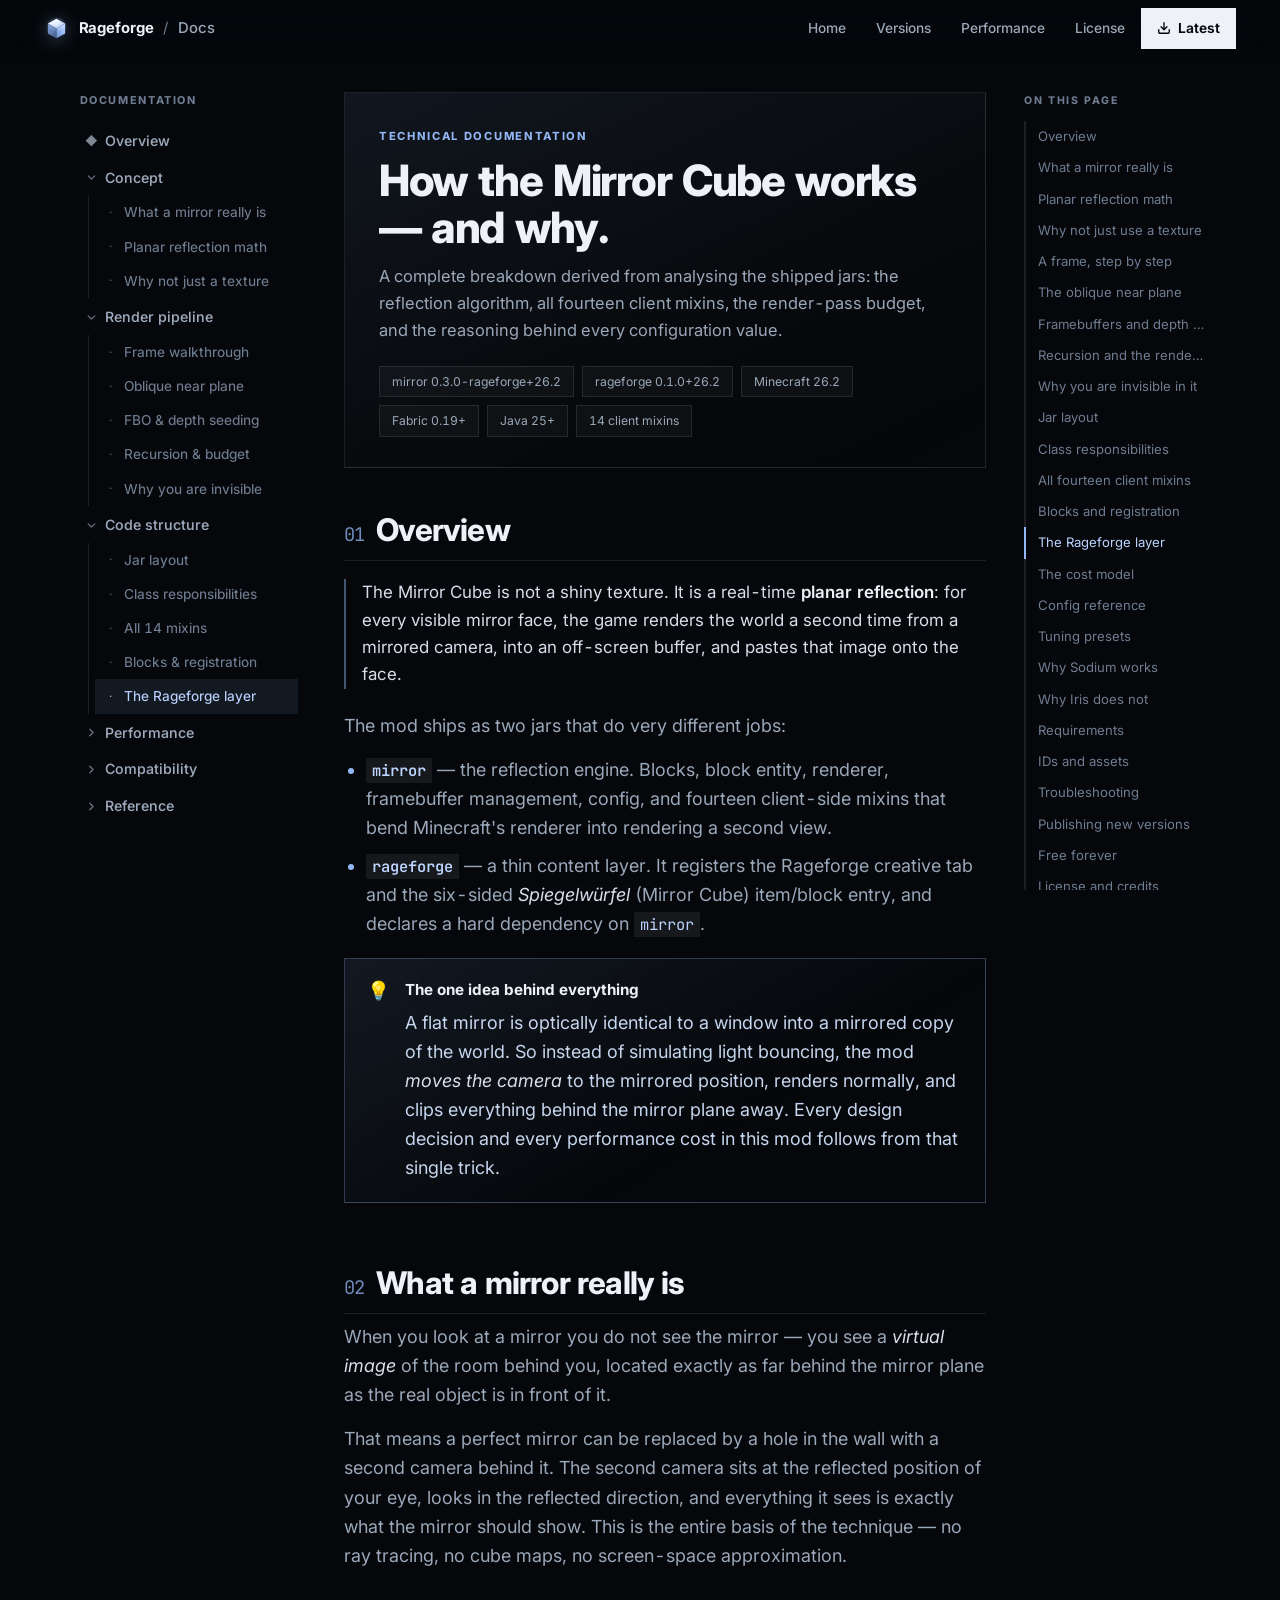
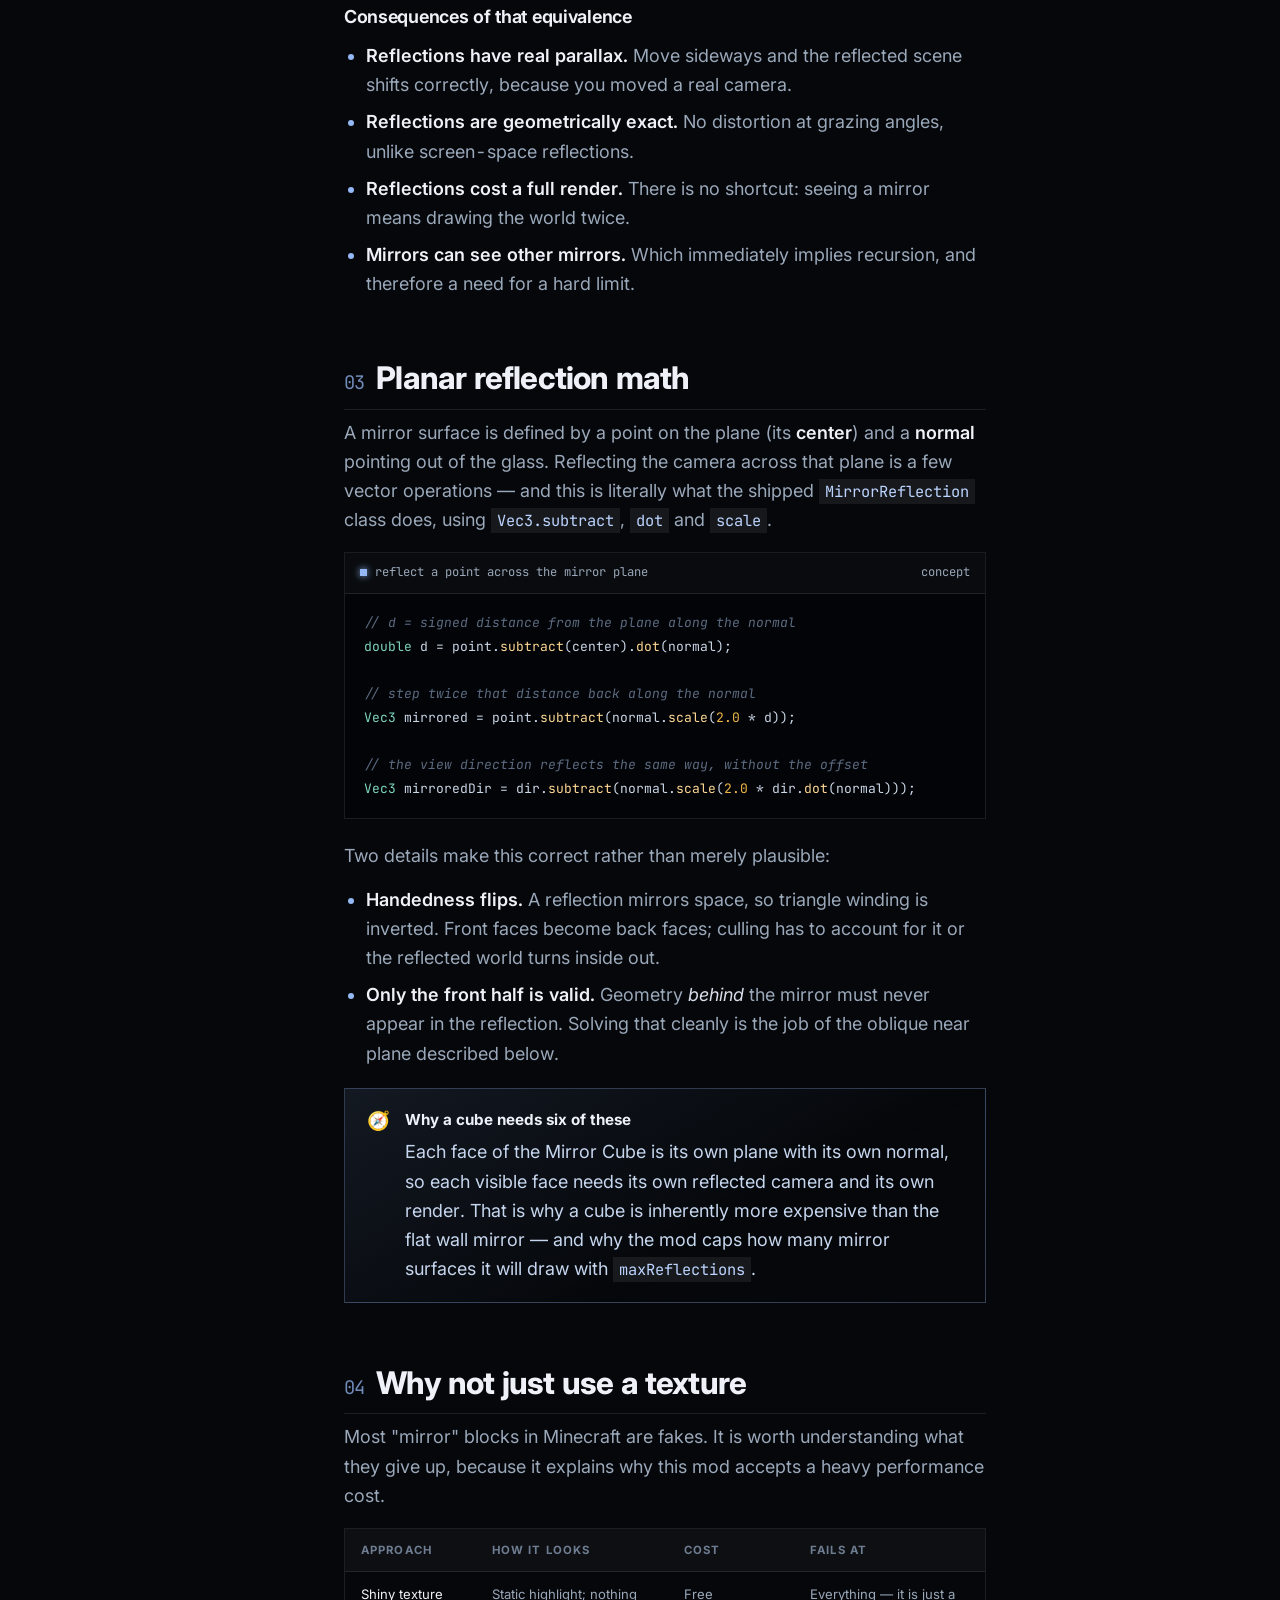
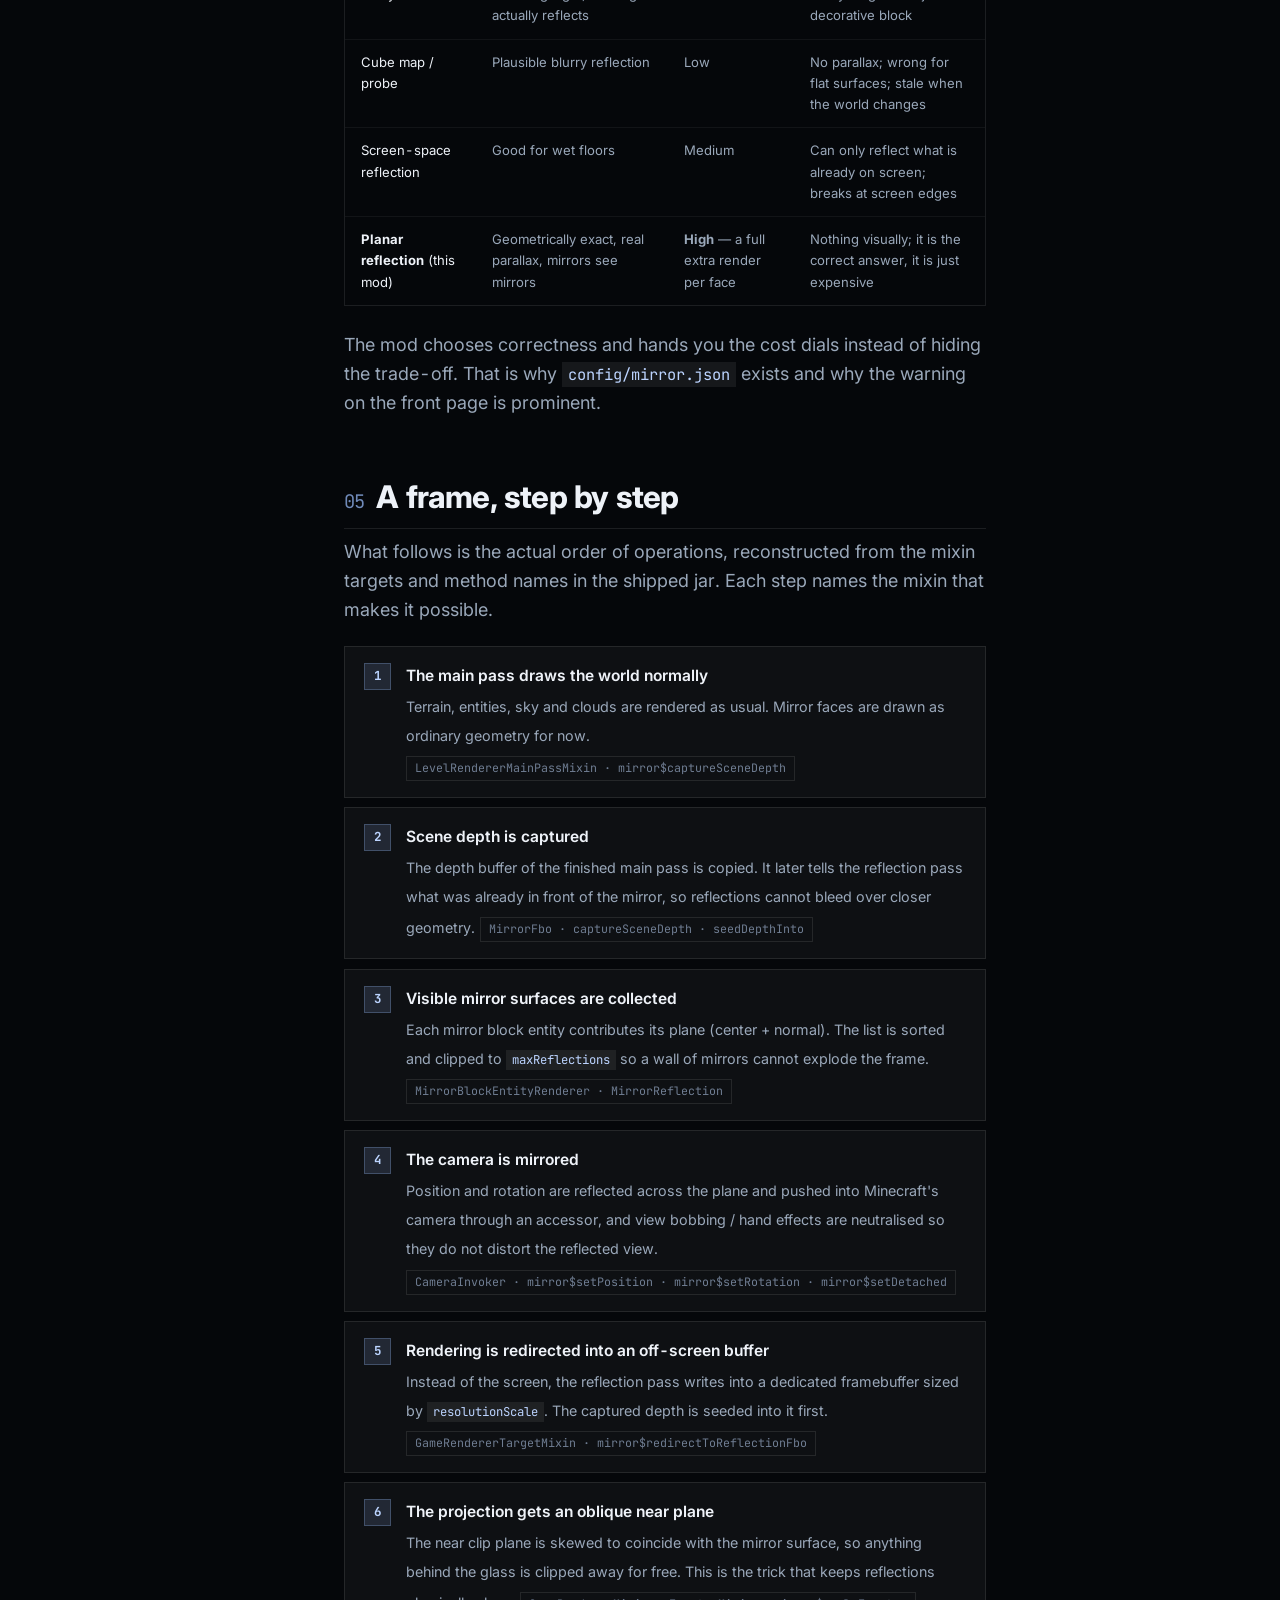
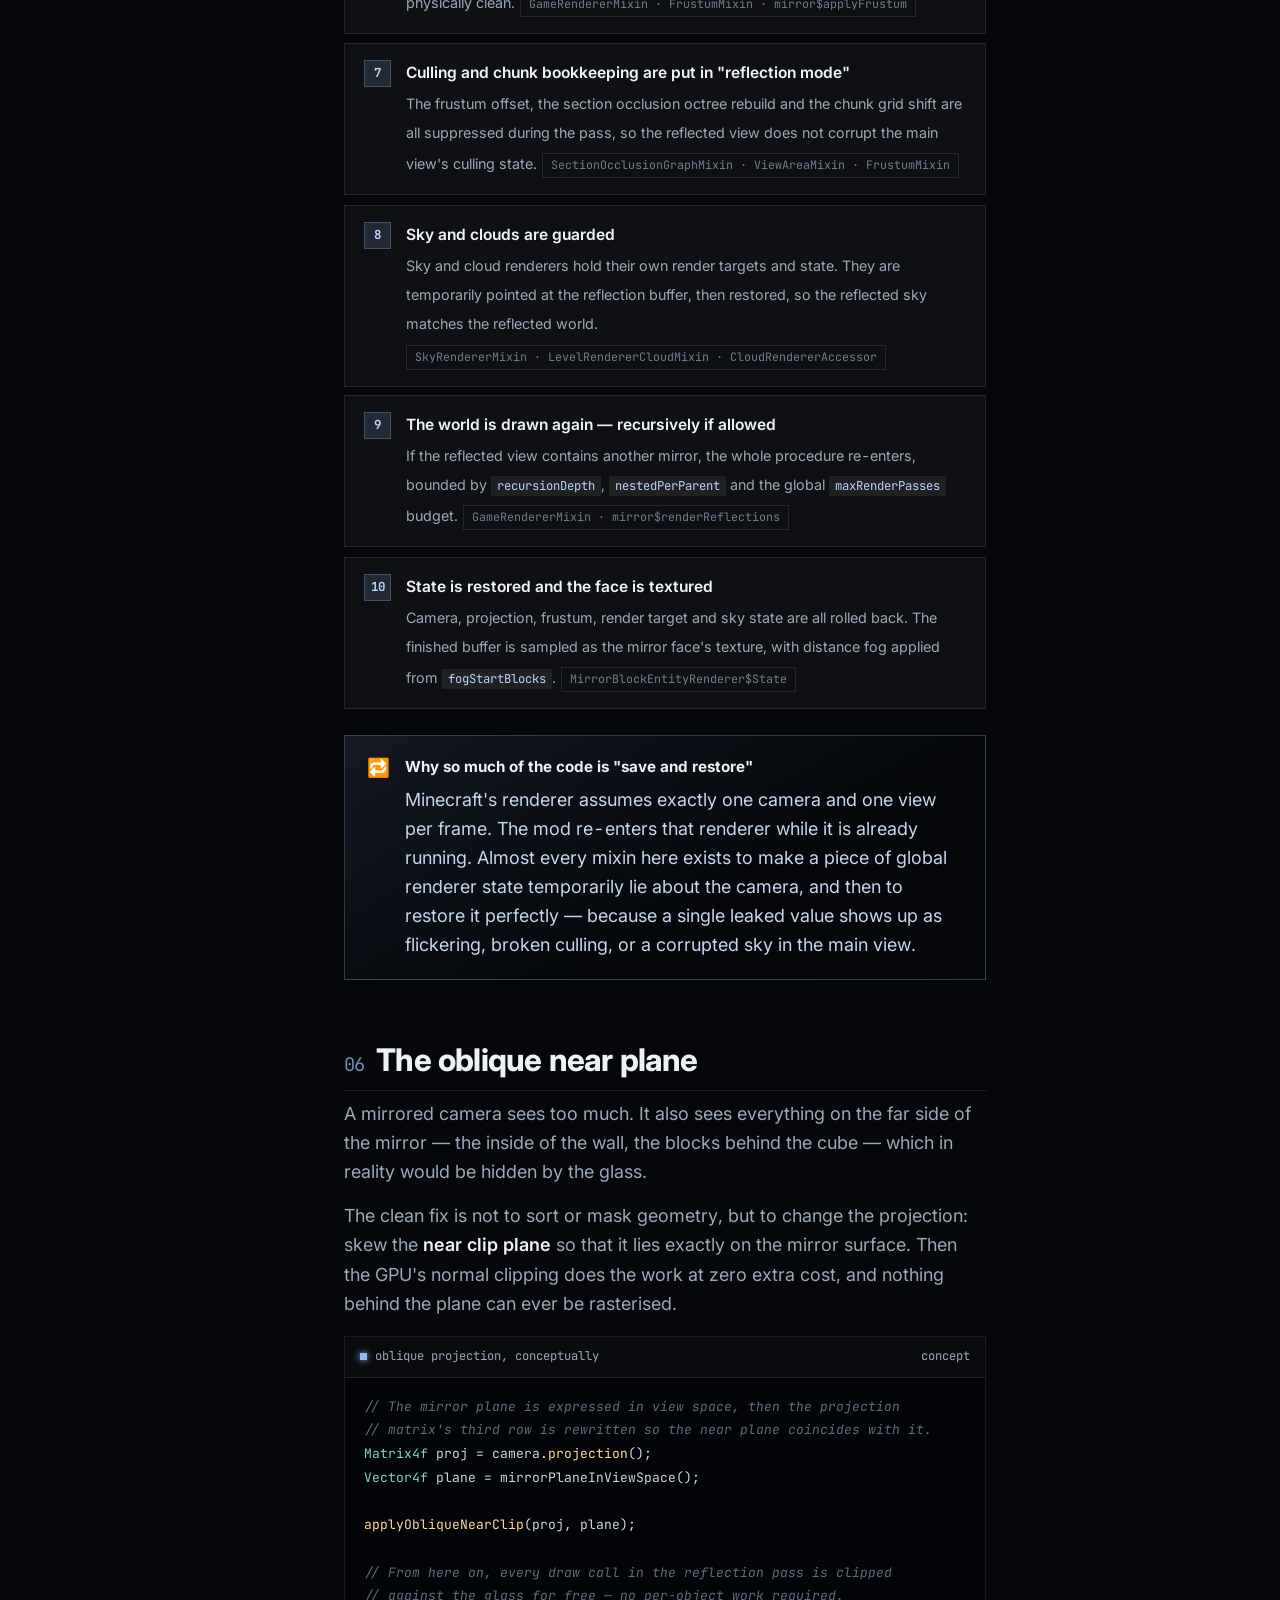
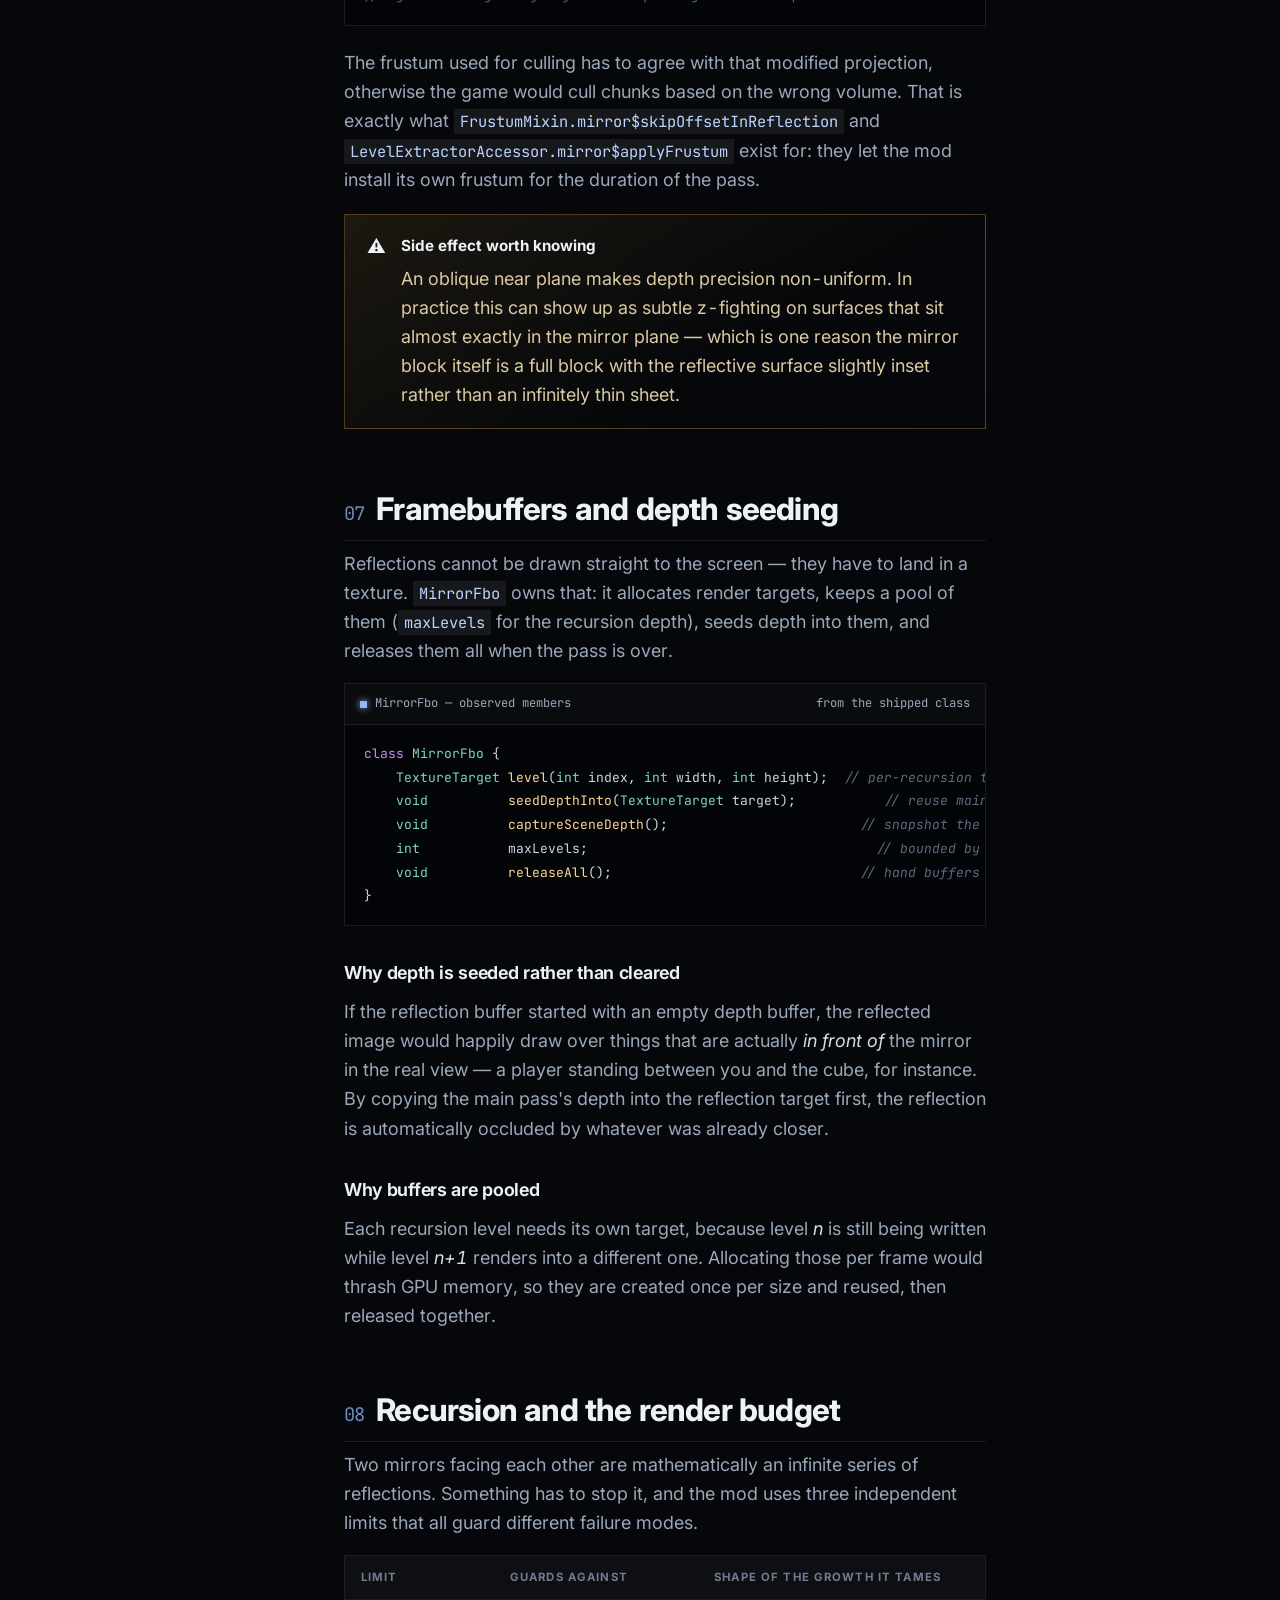
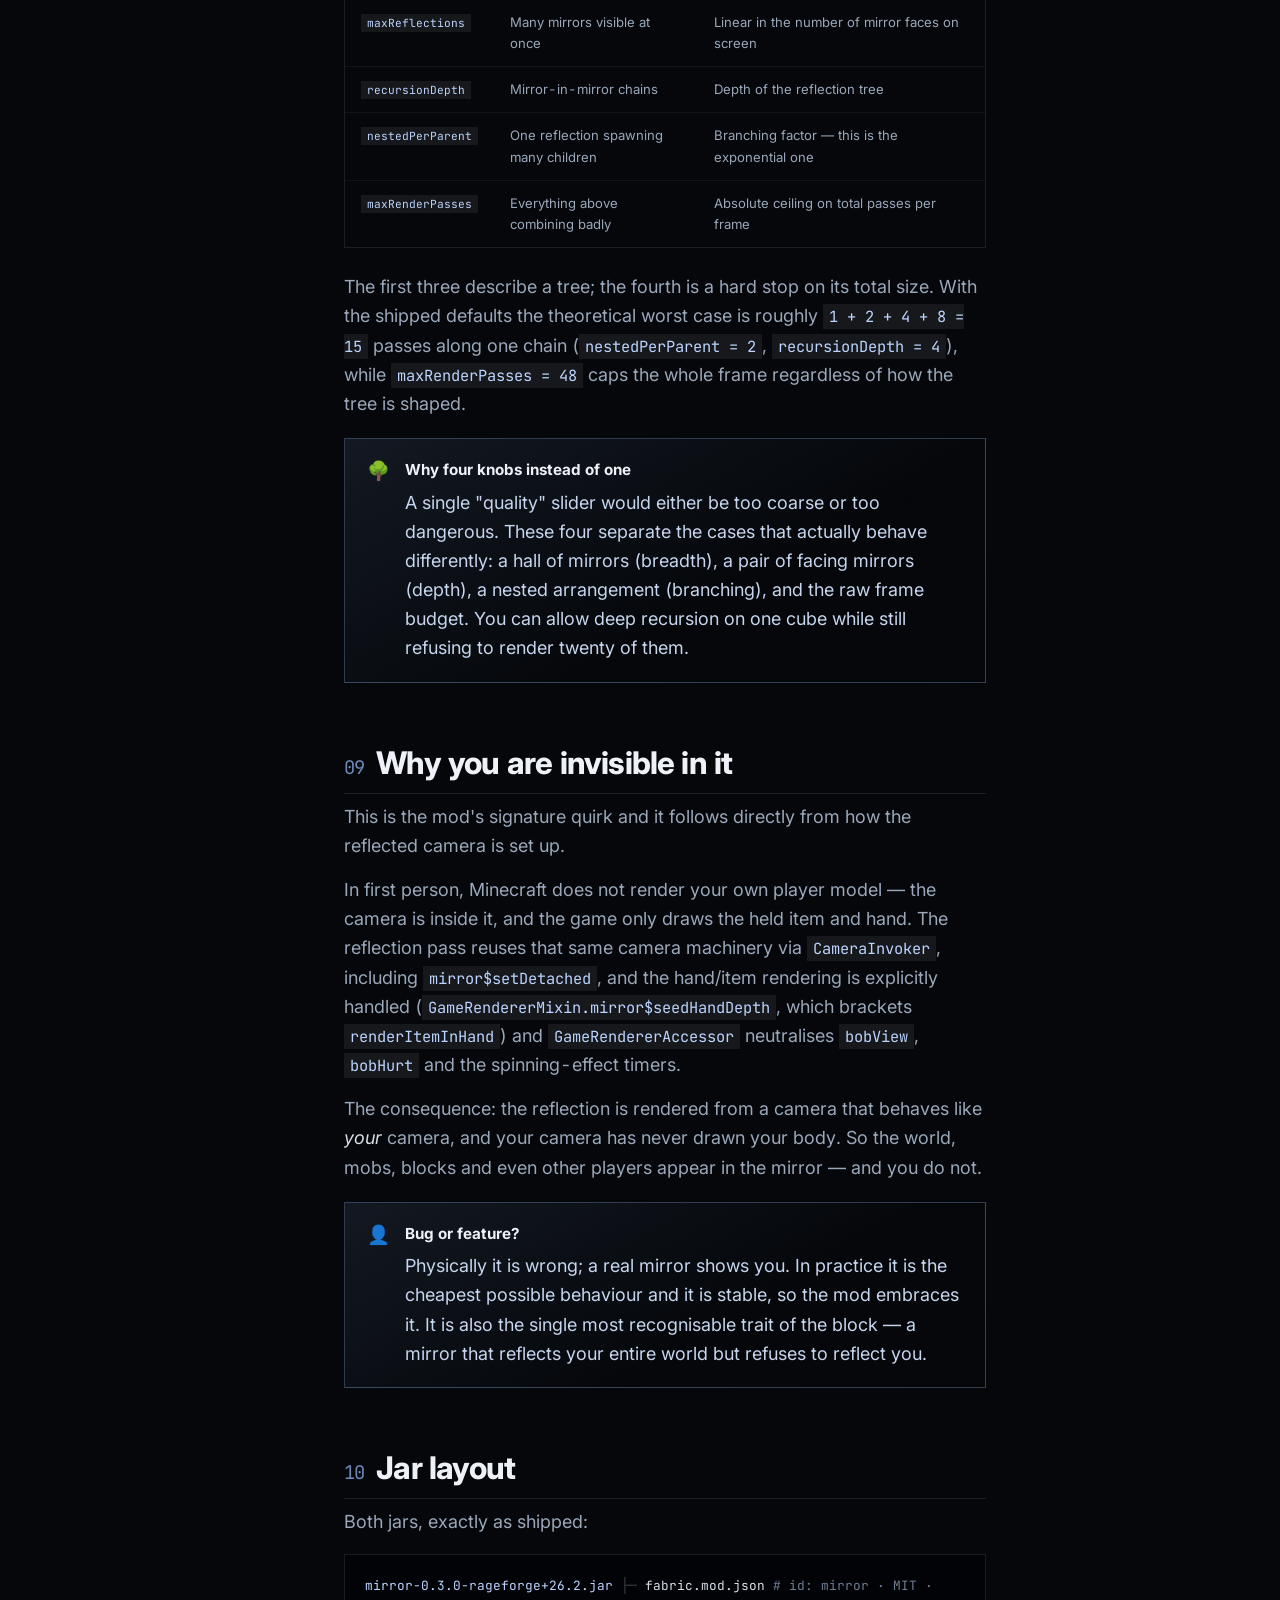
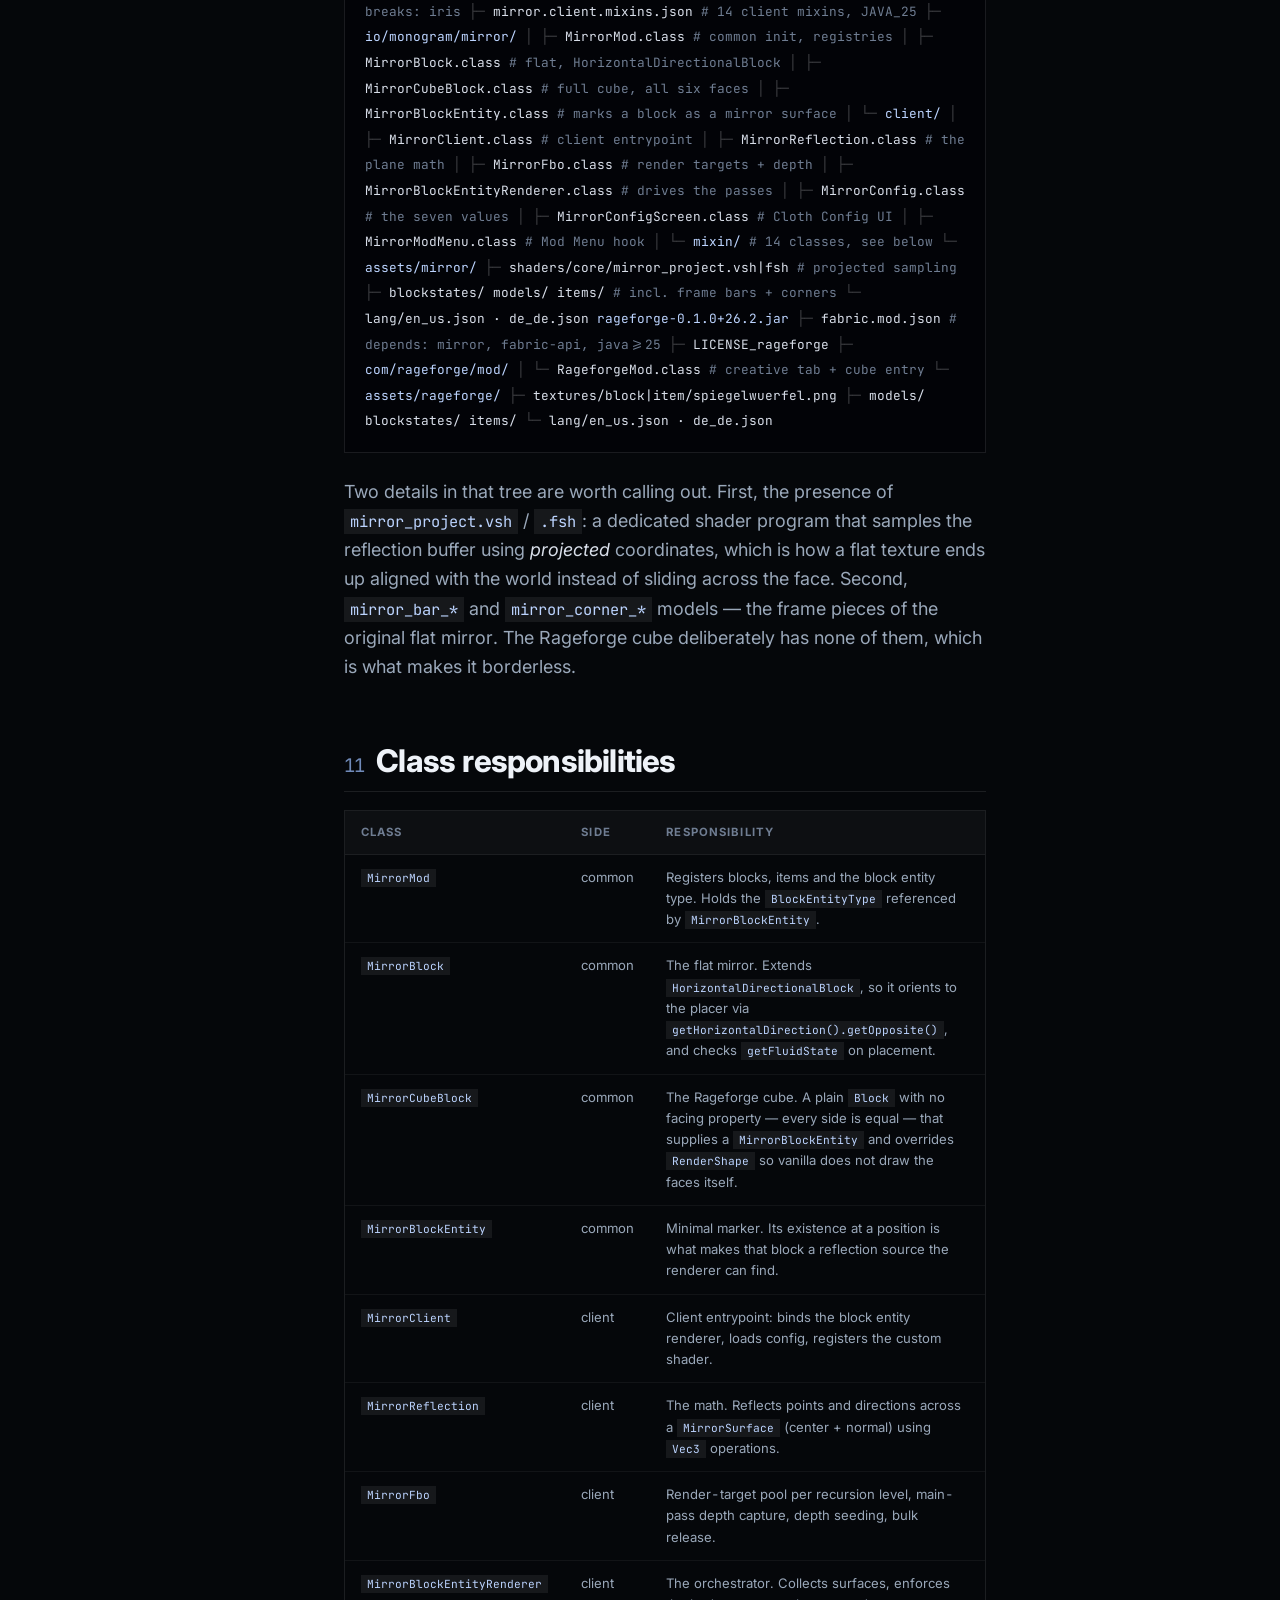
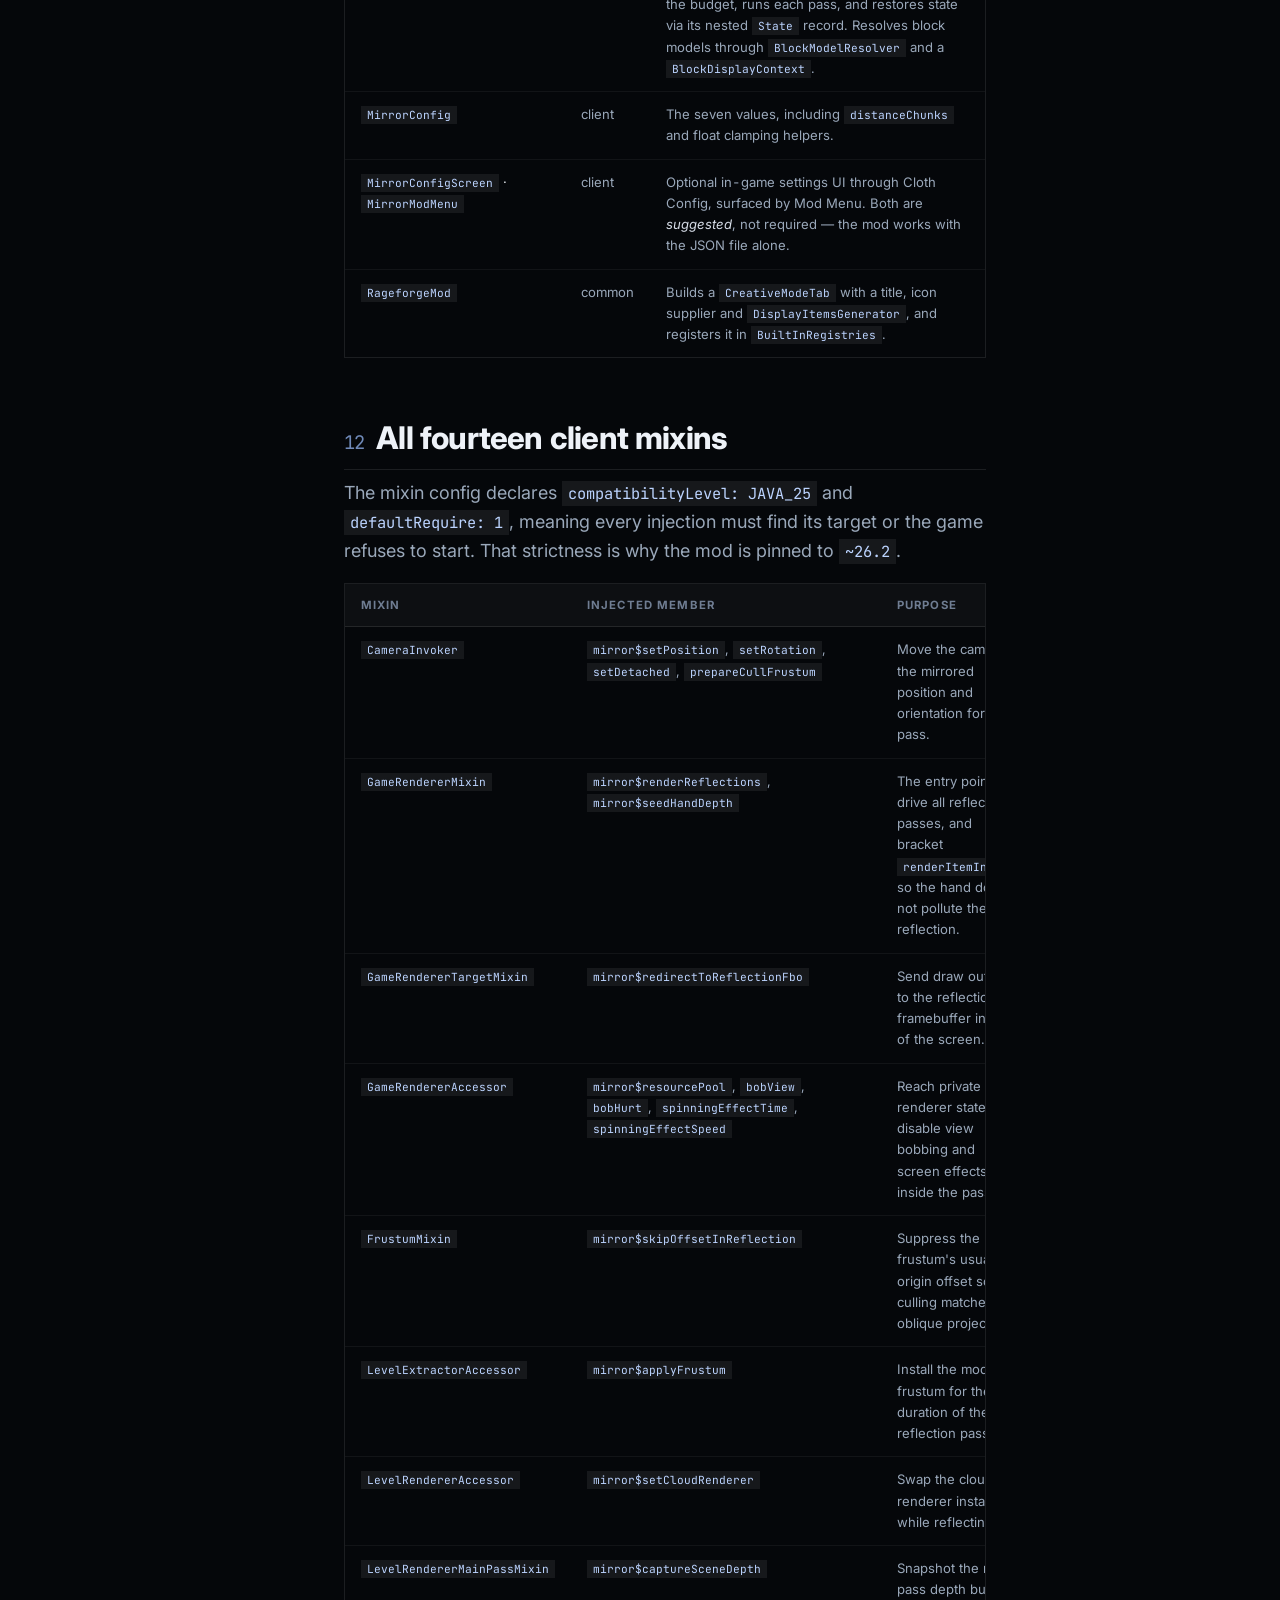
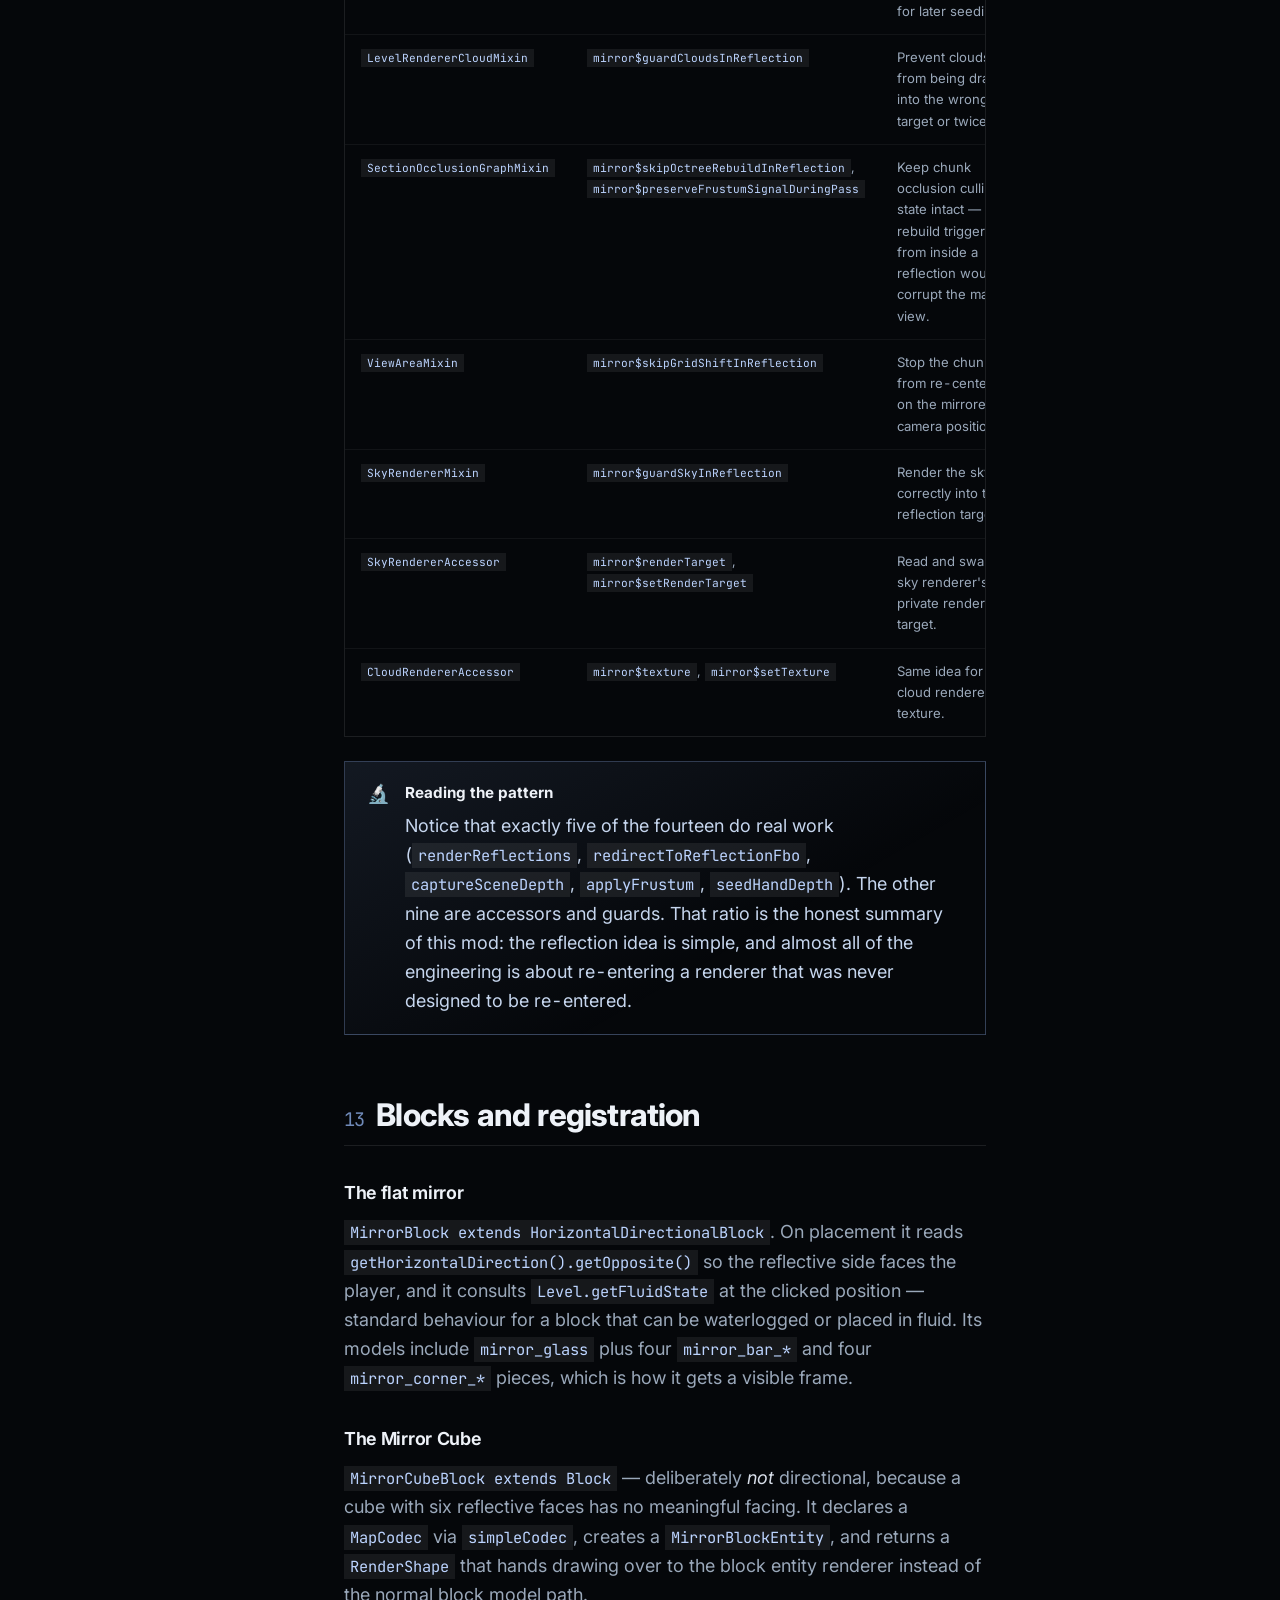
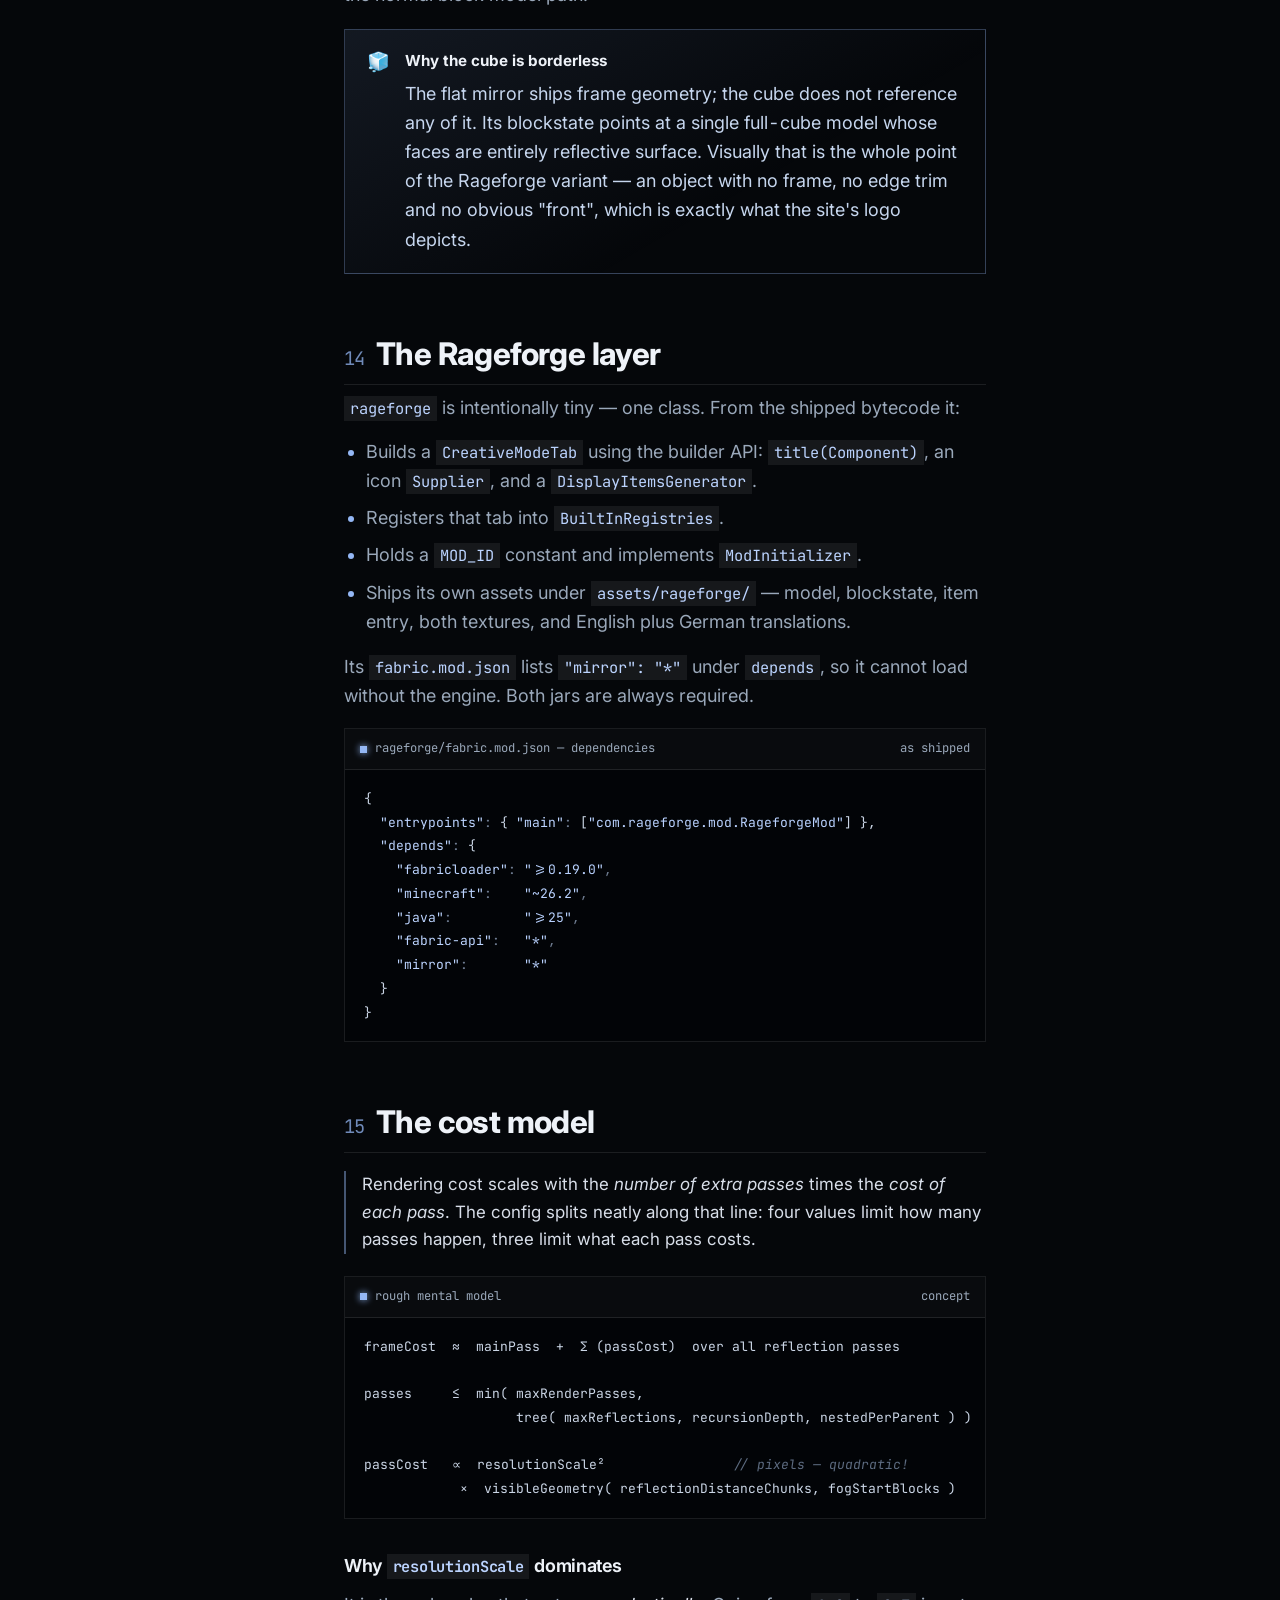
<file: docs.html>
<!DOCTYPE html>
<html lang="en">
<head>
<meta charset="UTF-8">
<meta name="viewport" content="width=device-width, initial-scale=1.0">
<title>Documentation — Rageforge Mirror Cube</title>
<meta name="description" content="Technical documentation for the Rageforge Mirror Cube: how planar reflections are rendered, which mixins are used, why the mod is expensive, and how every config value maps to real render cost.">
<meta name="theme-color" content="#04070b">
<link rel="icon" type="image/svg+xml" href="assets/logo.svg">
<link rel="icon" type="image/png" href="assets/favicon.png">
<link rel="apple-touch-icon" href="assets/apple-touch-icon.png">
<link rel="preconnect" href="https://fonts.googleapis.com">
<link rel="preconnect" href="https://fonts.gstatic.com" crossorigin>
<link href="https://fonts.googleapis.com/css2?family=Inter:wght@400;500;600;700;800&family=JetBrains+Mono:wght@400;500&display=swap" rel="stylesheet">
<link rel="stylesheet" href="assets/site.css">
<style>
  body { background: var(--ink-950); }

  .docs-shell {
    max-width: var(--maxw);
    margin: 0 auto;
    padding: calc(var(--nav-h) + 34px) var(--gutter) 40px;
    display: grid;
    grid-template-columns: clamp(230px, 17vw, 300px) minmax(0, 1fr) clamp(180px, 13vw, 240px);
    gap: clamp(26px, 3vw, 60px);
    align-items: start;
  }
  @media (max-width: 1180px) { .docs-shell { grid-template-columns: clamp(220px,22vw,270px) minmax(0,1fr); } .toc-right { display: none; } }
  @media (max-width: 900px)  { .docs-shell { grid-template-columns: 1fr; gap: 24px; } }

  .tree-wrap {
    position: sticky;
    top: calc(var(--nav-h) + 22px);
    max-height: calc(100vh - var(--nav-h) - 44px);
    overflow-y: auto;
    padding-right: 8px;
  }
  @media (max-width: 900px) {
    .tree-wrap { position: static; max-height: none; border: var(--hair) solid var(--line); border-radius: 0; padding: 16px; background: var(--panel); }
  }
  .tree-title {
    font-size: 0.68rem; font-weight: 750; letter-spacing: 0.15em; text-transform: uppercase;
    color: var(--muted-dim); margin-bottom: 14px; padding-left: 4px;
  }
  .tree { font-size: 0.885rem; }
  .tree ul { list-style: none; margin: 0; padding: 0; }
  .tree > ul > li { margin-bottom: 2px; }

  .tree .node {
    display: flex; align-items: center; gap: 7px;
    padding: 6px 9px; border-radius: 0;
    color: var(--muted); cursor: pointer;
    transition: color 0.2s, background 0.2s;
    user-select: none;
    font-weight: 550;
  }
  .tree .node:hover { color: var(--text); background: var(--panel); }
  .tree .node.active { color: var(--sky-bright); background: rgba(148,183,245,0.1); }
  .tree .node .chev {
    width: 13px; height: 13px; flex-shrink: 0;
    transition: transform 0.25s var(--ease);
    opacity: 0.65;
  }
  .tree .node.open .chev { transform: rotate(90deg); }
  .tree .node .glyph { flex-shrink: 0; opacity: 0.8; font-size: 0.85em; width: 13px; text-align: center; }
  .tree .node .txt { overflow: hidden; text-overflow: ellipsis; white-space: nowrap; }

  .tree .kids {
    display: grid;
    grid-template-rows: 0fr;
    transition: grid-template-rows 0.32s var(--ease);
    margin-left: 12px;
    border-left: var(--hair) solid var(--line);
    padding-left: 6px;
  }
  .tree .kids > div { overflow: hidden; }
  .tree .kids.open { grid-template-rows: 1fr; }
  .tree .kids .node { font-weight: 450; font-size: 0.855rem; color: var(--muted-dim); }
  .tree .kids .node:hover { color: var(--text); }
  .tree .kids .node.active { color: var(--sky-bright); }

  .docs-main { min-width: 0; }
  .docs-hero {
    border: var(--hair) solid var(--line);
    border-radius: 0;
    background: linear-gradient(155deg, rgba(148,183,245,0.09), rgba(255,255,255,0.012) 60%, transparent);
    padding: 34px 34px 30px;
    margin-bottom: 44px;
  }
  .docs-hero .kicker {
    font-size: 0.7rem; font-weight: 750; letter-spacing: 0.15em; text-transform: uppercase;
    color: var(--sky); margin-bottom: 12px;
  }
  .docs-hero h1 {
    font-size: clamp(1.85rem, 4.2vw, 2.7rem);
    font-weight: 800; letter-spacing: -0.032em; line-height: 1.08; margin-bottom: 13px;
  }
  .docs-hero p { color: var(--muted); font-size: 1.03rem; max-width: 640px; }
  .docs-hero .facts {
    display: flex; flex-wrap: wrap; gap: 8px; margin-top: 22px;
  }
  .docs-hero .facts span {
    font-size: 0.76rem; color: var(--muted);
    padding: 5px 12px; border: var(--hair) solid var(--line); border-radius: 0;
    background: rgba(255,255,255,0.03);
  }

  article section {
    scroll-margin-top: calc(var(--nav-h) + 26px);
    margin-bottom: 62px;
  }
  article h2 {
    font-size: clamp(1.5rem, 3.2vw, 1.95rem);
    font-weight: 750; letter-spacing: -0.026em; line-height: 1.16;
    margin-bottom: 8px;
    padding-bottom: 12px;
    border-bottom: var(--hair) solid var(--line);
    display: flex; align-items: baseline; gap: 12px;
  }
  article h2 .num {
    font-family: var(--mono); font-size: 0.6em; font-weight: 400;
    color: var(--sky); opacity: 0.75;
  }
  article h3 {
    font-size: 1.12rem; font-weight: 650; letter-spacing: -0.016em;
    margin: 32px 0 10px; color: var(--text);
    scroll-margin-top: calc(var(--nav-h) + 26px);
  }
  article h4 {
    font-size: 0.97rem; font-weight: 650; margin: 22px 0 8px; color: var(--silver);
  }
  article p { color: var(--muted); margin-bottom: 15px; }
  article p strong, article li strong { color: var(--text); font-weight: 600; }
  article em { color: var(--silver); font-style: italic; }
  article ul, article ol { color: var(--muted); margin: 0 0 16px 0; padding-left: 22px; }
  article li { margin-bottom: 8px; }
  article li::marker { color: var(--sky); }
  article a.link { color: var(--sky-bright); border-bottom: 1px solid rgba(185,210,255,0.32); }
  article a.link:hover { border-bottom-color: var(--sky-bright); }
  article code {
    font-family: var(--mono); font-size: 0.855em;
    background: rgba(255,255,255,0.07); color: var(--sky-bright);
    padding: 2px 6px; border-radius: 0;
  }
  article .lead {
    font-size: 1.06rem; color: var(--silver);
    padding-left: 16px; border-left: 2px solid rgba(148,183,245,0.45);
    margin: 18px 0 22px;
  }

  .cb {
    border: var(--hair) solid var(--line); border-radius: 0;
    background: rgba(2,4,7,0.75); overflow: hidden; margin: 18px 0 22px;
  }
  .cb-head {
    display: flex; align-items: center; justify-content: space-between; gap: 12px;
    padding: 10px 15px; border-bottom: var(--hair) solid var(--line);
    background: rgba(255,255,255,0.026);
    font-family: var(--mono); font-size: 0.76rem; color: var(--muted);
  }
  .cb-head .dotf { display: flex; align-items: center; gap: 8px; }
  .cb-head .dotf::before {
    content: ''; width: 7px; height: 7px; border-radius: 0;
    background: var(--sky); box-shadow: 0 0 7px var(--sky);
  }
  .cb pre {
    padding: 17px 19px; overflow-x: auto;
    font-family: var(--mono); font-size: 0.815rem; line-height: 1.82;
    color: #cbd6e6;
  }
  .cb pre .c  { color: #5d6b80; font-style: italic; }
  .cb pre .kw { color: #c58fef; }
  .cb pre .ty { color: #7fd6c0; }
  .cb pre .st { color: #b9d2ff; }
  .cb pre .nu { color: var(--amber); }
  .cb pre .fn { color: #ffd894; }
  .cb pre .k  { color: var(--sky-bright); }
  .cb pre .p  { color: var(--muted-dim); }

  .callout {
    display: flex; gap: 15px; align-items: flex-start;
    padding: 19px 22px; border-radius: 0;
    border: var(--hair) solid var(--line); background: var(--panel);
    margin: 20px 0 24px;
  }
  .callout .ci { flex-shrink: 0; font-size: 1.15rem; line-height: 1.4; }
  .callout p { margin: 0; }
  .callout p + p { margin-top: 9px; }
  .callout.why  { border-color: rgba(148,183,245,0.3); background: linear-gradient(150deg, rgba(148,183,245,0.1), transparent 65%); }
  .callout.why  p { color: #c6d6ee; }
  .callout.warn { border-color: rgba(240,182,74,0.3); background: linear-gradient(150deg, rgba(240,182,74,0.1), transparent 65%); }
  .callout.warn p { color: #dcc9a4; }
  .callout.warn code { background: rgba(240,182,74,0.14); color: var(--amber-soft); }
  .callout.bad  { border-color: rgba(240,120,90,0.3); background: linear-gradient(150deg, rgba(240,120,90,0.09), transparent 65%); }
  .callout.bad  p { color: #eec3b6; }
  .callout .ct { display: block; font-weight: 700; color: var(--text); margin-bottom: 5px; font-size: 0.95rem; }

  .tw { overflow-x: auto; margin: 18px 0 24px; border: var(--hair) solid var(--line); border-radius: 0; }
  table { width: 100%; border-collapse: collapse; font-size: clamp(0.82rem, 0.7vw, 0.92rem); min-width: min(480px, 100%); }
  thead th {
    text-align: left; padding: 12px 16px;
    background: rgba(255,255,255,0.035);
    color: var(--muted-dim);
    font-size: 0.71rem; font-weight: 700; letter-spacing: 0.1em; text-transform: uppercase;
    border-bottom: var(--hair) solid var(--line);
    white-space: nowrap;
  }
  tbody td { padding: 12px 16px; border-bottom: 1px solid rgba(255,255,255,0.055); color: var(--muted); vertical-align: top; }
  tbody tr:last-child td { border-bottom: 0; }
  tbody tr:hover td { background: rgba(255,255,255,0.018); }
  tbody td:first-child { color: var(--text); }
  tbody td code { white-space: nowrap; }

  .pipe { display: grid; gap: 9px; margin: 22px 0 26px; counter-reset: pp; }
  .pipe-step {
    display: flex; gap: 15px; align-items: flex-start;
    padding: 16px 19px; border: var(--hair) solid var(--line); border-radius: 0;
    background: var(--panel);
    transition: border-color 0.3s, background 0.3s, transform 0.3s var(--ease);
  }
  .pipe-step:hover { border-color: rgba(148,183,245,0.4); background: var(--panel-strong); transform: translateX(4px); }
  .pipe-step .pn {
    counter-increment: pp; flex-shrink: 0;
    width: 27px; height: 27px; display: grid; place-items: center; border-radius: 0;
    background: rgba(148,183,245,0.14); border: 1px solid rgba(148,183,245,0.28);
    color: var(--sky-bright); font-family: var(--mono); font-weight: 700; font-size: 0.78rem;
  }
  .pipe-step .pn::before { content: counter(pp); }
  .pipe-step .pb { min-width: 0; }
  .pipe-step .pb strong { display: block; font-size: 0.97rem; font-weight: 620; color: var(--text); margin-bottom: 3px; }
  .pipe-step .pb span { color: var(--muted); font-size: 0.895rem; }
  .pipe-step .pb .mx {
    display: inline-block; margin-top: 7px;
    font-family: var(--mono); font-size: 0.73rem;
    color: var(--muted-dim); padding: 2px 8px;
    border: var(--hair) solid var(--line); border-radius: 0;
  }

  .ftree {
    font-family: var(--mono); font-size: 0.8rem; line-height: 2;
    border: var(--hair) solid var(--line); border-radius: 0;
    background: rgba(2,4,7,0.72); padding: 18px 20px;
    overflow-x: auto; margin: 18px 0 24px;
    color: var(--muted);
  }
  .ftree .d { color: var(--sky-bright); }
  .ftree .f { color: var(--silver); }
  .ftree .cm { color: var(--muted-dim); }
  .ftree .br { color: rgba(255,255,255,0.2); }

  .toc-right {
    position: sticky;
    top: calc(var(--nav-h) + 22px);
    max-height: calc(100vh - var(--nav-h) - 44px);
    overflow-y: auto;
    font-size: 0.82rem;
  }
  .toc-right .tt {
    font-size: 0.66rem; font-weight: 750; letter-spacing: 0.15em; text-transform: uppercase;
    color: var(--muted-dim); margin-bottom: 12px;
  }
  .toc-right a {
    display: block; padding: 5px 0 5px 12px;
    color: var(--muted-dim); border-left: 2px solid var(--line);
    transition: color 0.2s, border-color 0.2s;
    overflow: hidden; text-overflow: ellipsis; white-space: nowrap;
  }
  .toc-right a:hover { color: var(--text); }
  .toc-right a.on { color: var(--sky-bright); border-left-color: var(--sky); }

  .docs-foot-nav {
    display: flex; justify-content: space-between; gap: 14px; flex-wrap: wrap;
    margin-top: 20px; padding-top: 26px; border-top: var(--hair) solid var(--line);
  }
</style>
</head>
<body>

<div class="ambient"></div>
<div class="progress" id="progress"></div>

<nav class="site-nav" id="nav">
  <div class="nav-inner">
    <a href="index.html" class="brand">
      <img src="assets/logo.svg" alt="">
      Rageforge <span class="sep">/</span> <span class="sub">Docs</span>
    </a>
    <div class="nav-links">
      <a href="index.html">Home</a>
      <a href="index.html#downloads">Versions</a>
      <a href="index.html#performance">Performance</a>
      <a href="index.html#license">License</a>
      <a class="nav-cta" href="https://github.com/TheRealDevCH/Repotome_Rageforge_initials/releases/latest">
        <svg viewBox="0 0 24 24" fill="none" stroke="currentColor" stroke-width="2.3" stroke-linecap="round" stroke-linejoin="round"><path d="M21 15v4a2 2 0 01-2 2H5a2 2 0 01-2-2v-4M7 10l5 5 5-5M12 15V3"/></svg>
        Latest
      </a>
    </div>
  </div>
</nav>

<div class="docs-shell">

  <aside class="tree-wrap">
    <div class="tree-title">Documentation</div>
    <nav class="tree" id="tree">
      <ul>
        <li>
          <div class="node" data-target="overview"><span class="glyph">◆</span><span class="txt">Overview</span></div>
        </li>

        <li>
          <div class="node has-kids open" data-group="g-concept"><svg class="chev" viewBox="0 0 24 24" fill="none" stroke="currentColor" stroke-width="2.6" stroke-linecap="round" stroke-linejoin="round"><path d="M9 6l6 6-6 6"/></svg><span class="txt">Concept</span></div>
          <div class="kids open" id="g-concept"><div><ul>
            <li><div class="node" data-target="what-is-a-mirror"><span class="glyph">·</span><span class="txt">What a mirror really is</span></div></li>
            <li><div class="node" data-target="planar-reflection"><span class="glyph">·</span><span class="txt">Planar reflection math</span></div></li>
            <li><div class="node" data-target="why-not-texture"><span class="glyph">·</span><span class="txt">Why not just a texture</span></div></li>
          </ul></div></div>
        </li>

        <li>
          <div class="node has-kids" data-group="g-pipeline"><svg class="chev" viewBox="0 0 24 24" fill="none" stroke="currentColor" stroke-width="2.6" stroke-linecap="round" stroke-linejoin="round"><path d="M9 6l6 6-6 6"/></svg><span class="txt">Render pipeline</span></div>
          <div class="kids" id="g-pipeline"><div><ul>
            <li><div class="node" data-target="pipeline"><span class="glyph">·</span><span class="txt">Frame walkthrough</span></div></li>
            <li><div class="node" data-target="oblique"><span class="glyph">·</span><span class="txt">Oblique near plane</span></div></li>
            <li><div class="node" data-target="fbo"><span class="glyph">·</span><span class="txt">FBO &amp; depth seeding</span></div></li>
            <li><div class="node" data-target="recursion"><span class="glyph">·</span><span class="txt">Recursion &amp; budget</span></div></li>
            <li><div class="node" data-target="player-exclusion"><span class="glyph">·</span><span class="txt">Why you are invisible</span></div></li>
          </ul></div></div>
        </li>

        <li>
          <div class="node has-kids" data-group="g-code"><svg class="chev" viewBox="0 0 24 24" fill="none" stroke="currentColor" stroke-width="2.6" stroke-linecap="round" stroke-linejoin="round"><path d="M9 6l6 6-6 6"/></svg><span class="txt">Code structure</span></div>
          <div class="kids" id="g-code"><div><ul>
            <li><div class="node" data-target="jar-layout"><span class="glyph">·</span><span class="txt">Jar layout</span></div></li>
            <li><div class="node" data-target="classes"><span class="glyph">·</span><span class="txt">Class responsibilities</span></div></li>
            <li><div class="node" data-target="mixins"><span class="glyph">·</span><span class="txt">All 14 mixins</span></div></li>
            <li><div class="node" data-target="blocks"><span class="glyph">·</span><span class="txt">Blocks &amp; registration</span></div></li>
            <li><div class="node" data-target="rageforge-layer"><span class="glyph">·</span><span class="txt">The Rageforge layer</span></div></li>
          </ul></div></div>
        </li>

        <li>
          <div class="node has-kids" data-group="g-perf"><svg class="chev" viewBox="0 0 24 24" fill="none" stroke="currentColor" stroke-width="2.6" stroke-linecap="round" stroke-linejoin="round"><path d="M9 6l6 6-6 6"/></svg><span class="txt">Performance</span></div>
          <div class="kids" id="g-perf"><div><ul>
            <li><div class="node" data-target="performance-model"><span class="glyph">·</span><span class="txt">Cost model</span></div></li>
            <li><div class="node" data-target="config-reference"><span class="glyph">·</span><span class="txt">Config reference</span></div></li>
            <li><div class="node" data-target="presets"><span class="glyph">·</span><span class="txt">Tuning presets</span></div></li>
          </ul></div></div>
        </li>

        <li>
          <div class="node has-kids" data-group="g-compat"><svg class="chev" viewBox="0 0 24 24" fill="none" stroke="currentColor" stroke-width="2.6" stroke-linecap="round" stroke-linejoin="round"><path d="M9 6l6 6-6 6"/></svg><span class="txt">Compatibility</span></div>
          <div class="kids" id="g-compat"><div><ul>
            <li><div class="node" data-target="sodium"><span class="glyph">·</span><span class="txt">Why Sodium works</span></div></li>
            <li><div class="node" data-target="iris"><span class="glyph">·</span><span class="txt">Why Iris does not</span></div></li>
            <li><div class="node" data-target="requirements"><span class="glyph">·</span><span class="txt">Requirements</span></div></li>
          </ul></div></div>
        </li>

        <li>
          <div class="node has-kids" data-group="g-meta"><svg class="chev" viewBox="0 0 24 24" fill="none" stroke="currentColor" stroke-width="2.6" stroke-linecap="round" stroke-linejoin="round"><path d="M9 6l6 6-6 6"/></svg><span class="txt">Reference</span></div>
          <div class="kids" id="g-meta"><div><ul>
            <li><div class="node" data-target="ids"><span class="glyph">·</span><span class="txt">IDs &amp; assets</span></div></li>
            <li><div class="node" data-target="troubleshooting"><span class="glyph">·</span><span class="txt">Troubleshooting</span></div></li>
            <li><div class="node" data-target="releasing"><span class="glyph">·</span><span class="txt">Publishing versions</span></div></li>
            <li><div class="node" data-target="free-forever"><span class="glyph">·</span><span class="txt">Free forever</span></div></li>
            <li><div class="node" data-target="license"><span class="glyph">·</span><span class="txt">License &amp; credits</span></div></li>
          </ul></div></div>
        </li>
      </ul>
    </nav>
  </aside>

  <main class="docs-main">
    <div class="docs-hero reveal">
      <div class="kicker">Technical documentation</div>
      <h1>How the Mirror Cube works — and why.</h1>
      <p>
        A complete breakdown derived from analysing the shipped jars: the reflection algorithm,
        all fourteen client mixins, the render-pass budget, and the reasoning behind every
        configuration value.
      </p>
      <div class="facts">
        <span>mirror 0.3.0-rageforge+26.2</span>
        <span>rageforge 0.1.0+26.2</span>
        <span>Minecraft 26.2</span>
        <span>Fabric 0.19+</span>
        <span>Java 25+</span>
        <span>14 client mixins</span>
      </div>
    </div>

    <article>

      <section id="overview">
        <h2><span class="num">01</span> Overview</h2>
        <p class="lead">
          The Mirror Cube is not a shiny texture. It is a real-time <strong>planar reflection</strong>:
          for every visible mirror face, the game renders the world a second time from a mirrored
          camera, into an off-screen buffer, and pastes that image onto the face.
        </p>
        <p>
          The mod ships as two jars that do very different jobs:
        </p>
        <ul>
          <li><strong><code>mirror</code></strong> — the reflection engine. Blocks, block entity, renderer, framebuffer management, config, and fourteen client-side mixins that bend Minecraft's renderer into rendering a second view.</li>
          <li><strong><code>rageforge</code></strong> — a thin content layer. It registers the Rageforge creative tab and the six-sided <em>Spiegelwürfel</em> (Mirror Cube) item/block entry, and declares a hard dependency on <code>mirror</code>.</li>
        </ul>
        <div class="callout why">
          <span class="ci">💡</span>
          <div>
            <span class="ct">The one idea behind everything</span>
            <p>
              A flat mirror is optically identical to a window into a mirrored copy of the world.
              So instead of simulating light bouncing, the mod <em>moves the camera</em> to the mirrored
              position, renders normally, and clips everything behind the mirror plane away.
              Every design decision and every performance cost in this mod follows from that single trick.
            </p>
          </div>
        </div>
      </section>

      <section id="what-is-a-mirror">
        <h2><span class="num">02</span> What a mirror really is</h2>
        <p>
          When you look at a mirror you do not see the mirror — you see a <em>virtual image</em> of the room
          behind you, located exactly as far behind the mirror plane as the real object is in front of it.
        </p>
        <p>
          That means a perfect mirror can be replaced by a hole in the wall with a second camera behind it.
          The second camera sits at the reflected position of your eye, looks in the reflected direction,
          and everything it sees is exactly what the mirror should show. This is the entire basis of
          the technique — no ray tracing, no cube maps, no screen-space approximation.
        </p>
        <h3>Consequences of that equivalence</h3>
        <ul>
          <li><strong>Reflections have real parallax.</strong> Move sideways and the reflected scene shifts correctly, because you moved a real camera.</li>
          <li><strong>Reflections are geometrically exact.</strong> No distortion at grazing angles, unlike screen-space reflections.</li>
          <li><strong>Reflections cost a full render.</strong> There is no shortcut: seeing a mirror means drawing the world twice.</li>
          <li><strong>Mirrors can see other mirrors.</strong> Which immediately implies recursion, and therefore a need for a hard limit.</li>
        </ul>
      </section>

      <section id="planar-reflection">
        <h2><span class="num">03</span> Planar reflection math</h2>
        <p>
          A mirror surface is defined by a point on the plane (its <strong>center</strong>) and a
          <strong>normal</strong> pointing out of the glass. Reflecting the camera across that plane is a
          few vector operations — and this is literally what the shipped
          <code>MirrorReflection</code> class does, using <code>Vec3.subtract</code>,
          <code>dot</code> and <code>scale</code>.
        </p>
        <div class="cb">
          <div class="cb-head"><span class="dotf">reflect a point across the mirror plane</span><span>concept</span></div>
<pre><span class="c">// d = signed distance from the plane along the normal</span>
<span class="ty">double</span> d = point.<span class="fn">subtract</span>(center).<span class="fn">dot</span>(normal);

<span class="c">// step twice that distance back along the normal</span>
<span class="ty">Vec3</span> mirrored = point.<span class="fn">subtract</span>(normal.<span class="fn">scale</span>(<span class="nu">2.0</span> * d));

<span class="c">// the view direction reflects the same way, without the offset</span>
<span class="ty">Vec3</span> mirroredDir = dir.<span class="fn">subtract</span>(normal.<span class="fn">scale</span>(<span class="nu">2.0</span> * dir.<span class="fn">dot</span>(normal)));</pre>
        </div>
        <p>
          Two details make this correct rather than merely plausible:
        </p>
        <ul>
          <li><strong>Handedness flips.</strong> A reflection mirrors space, so triangle winding is inverted. Front faces become back faces; culling has to account for it or the reflected world turns inside out.</li>
          <li><strong>Only the front half is valid.</strong> Geometry <em>behind</em> the mirror must never appear in the reflection. Solving that cleanly is the job of the oblique near plane described below.</li>
        </ul>
        <div class="callout why">
          <span class="ci">🧭</span>
          <div>
            <span class="ct">Why a cube needs six of these</span>
            <p>
              Each face of the Mirror Cube is its own plane with its own normal, so each visible face needs
              its own reflected camera and its own render. That is why a cube is inherently more expensive
              than the flat wall mirror — and why the mod caps how many mirror surfaces it will draw with
              <code>maxReflections</code>.
            </p>
          </div>
        </div>
      </section>

      <section id="why-not-texture">
        <h2><span class="num">04</span> Why not just use a texture</h2>
        <p>
          Most "mirror" blocks in Minecraft are fakes. It is worth understanding what they give up,
          because it explains why this mod accepts a heavy performance cost.
        </p>
        <div class="tw">
          <table>
            <thead>
              <tr><th>Approach</th><th>How it looks</th><th>Cost</th><th>Fails at</th></tr>
            </thead>
            <tbody>
              <tr>
                <td>Shiny texture</td>
                <td>Static highlight; nothing actually reflects</td>
                <td>Free</td>
                <td>Everything — it is just a decorative block</td>
              </tr>
              <tr>
                <td>Cube map / probe</td>
                <td>Plausible blurry reflection</td>
                <td>Low</td>
                <td>No parallax; wrong for flat surfaces; stale when the world changes</td>
              </tr>
              <tr>
                <td>Screen-space reflection</td>
                <td>Good for wet floors</td>
                <td>Medium</td>
                <td>Can only reflect what is already on screen; breaks at screen edges</td>
              </tr>
              <tr>
                <td><strong>Planar reflection</strong> (this mod)</td>
                <td>Geometrically exact, real parallax, mirrors see mirrors</td>
                <td><strong>High</strong> — a full extra render per face</td>
                <td>Nothing visually; it is the correct answer, it is just expensive</td>
              </tr>
            </tbody>
          </table>
        </div>
        <p>
          The mod chooses correctness and hands you the cost dials instead of hiding the trade-off.
          That is why <code>config/mirror.json</code> exists and why the warning on the front page is prominent.
        </p>
      </section>

      <section id="pipeline">
        <h2><span class="num">05</span> A frame, step by step</h2>
        <p>
          What follows is the actual order of operations, reconstructed from the mixin targets and
          method names in the shipped jar. Each step names the mixin that makes it possible.
        </p>
        <div class="pipe">
          <div class="pipe-step reveal">
            <span class="pn"></span>
            <div class="pb">
              <strong>The main pass draws the world normally</strong>
              <span>Terrain, entities, sky and clouds are rendered as usual. Mirror faces are drawn as ordinary geometry for now.</span>
              <span class="mx">LevelRendererMainPassMixin · mirror$captureSceneDepth</span>
            </div>
          </div>
          <div class="pipe-step reveal">
            <span class="pn"></span>
            <div class="pb">
              <strong>Scene depth is captured</strong>
              <span>The depth buffer of the finished main pass is copied. It later tells the reflection pass what was already in front of the mirror, so reflections cannot bleed over closer geometry.</span>
              <span class="mx">MirrorFbo · captureSceneDepth · seedDepthInto</span>
            </div>
          </div>
          <div class="pipe-step reveal">
            <span class="pn"></span>
            <div class="pb">
              <strong>Visible mirror surfaces are collected</strong>
              <span>Each mirror block entity contributes its plane (center + normal). The list is sorted and clipped to <code>maxReflections</code> so a wall of mirrors cannot explode the frame.</span>
              <span class="mx">MirrorBlockEntityRenderer · MirrorReflection</span>
            </div>
          </div>
          <div class="pipe-step reveal">
            <span class="pn"></span>
            <div class="pb">
              <strong>The camera is mirrored</strong>
              <span>Position and rotation are reflected across the plane and pushed into Minecraft's camera through an accessor, and view bobbing / hand effects are neutralised so they do not distort the reflected view.</span>
              <span class="mx">CameraInvoker · mirror$setPosition · mirror$setRotation · mirror$setDetached</span>
            </div>
          </div>
          <div class="pipe-step reveal">
            <span class="pn"></span>
            <div class="pb">
              <strong>Rendering is redirected into an off-screen buffer</strong>
              <span>Instead of the screen, the reflection pass writes into a dedicated framebuffer sized by <code>resolutionScale</code>. The captured depth is seeded into it first.</span>
              <span class="mx">GameRendererTargetMixin · mirror$redirectToReflectionFbo</span>
            </div>
          </div>
          <div class="pipe-step reveal">
            <span class="pn"></span>
            <div class="pb">
              <strong>The projection gets an oblique near plane</strong>
              <span>The near clip plane is skewed to coincide with the mirror surface, so anything behind the glass is clipped away for free. This is the trick that keeps reflections physically clean.</span>
              <span class="mx">GameRendererMixin · FrustumMixin · mirror$applyFrustum</span>
            </div>
          </div>
          <div class="pipe-step reveal">
            <span class="pn"></span>
            <div class="pb">
              <strong>Culling and chunk bookkeeping are put in "reflection mode"</strong>
              <span>The frustum offset, the section occlusion octree rebuild and the chunk grid shift are all suppressed during the pass, so the reflected view does not corrupt the main view's culling state.</span>
              <span class="mx">SectionOcclusionGraphMixin · ViewAreaMixin · FrustumMixin</span>
            </div>
          </div>
          <div class="pipe-step reveal">
            <span class="pn"></span>
            <div class="pb">
              <strong>Sky and clouds are guarded</strong>
              <span>Sky and cloud renderers hold their own render targets and state. They are temporarily pointed at the reflection buffer, then restored, so the reflected sky matches the reflected world.</span>
              <span class="mx">SkyRendererMixin · LevelRendererCloudMixin · CloudRendererAccessor</span>
            </div>
          </div>
          <div class="pipe-step reveal">
            <span class="pn"></span>
            <div class="pb">
              <strong>The world is drawn again — recursively if allowed</strong>
              <span>If the reflected view contains another mirror, the whole procedure re-enters, bounded by <code>recursionDepth</code>, <code>nestedPerParent</code> and the global <code>maxRenderPasses</code> budget.</span>
              <span class="mx">GameRendererMixin · mirror$renderReflections</span>
            </div>
          </div>
          <div class="pipe-step reveal">
            <span class="pn"></span>
            <div class="pb">
              <strong>State is restored and the face is textured</strong>
              <span>Camera, projection, frustum, render target and sky state are all rolled back. The finished buffer is sampled as the mirror face's texture, with distance fog applied from <code>fogStartBlocks</code>.</span>
              <span class="mx">MirrorBlockEntityRenderer$State</span>
            </div>
          </div>
        </div>
        <div class="callout why">
          <span class="ci">🔁</span>
          <div>
            <span class="ct">Why so much of the code is "save and restore"</span>
            <p>
              Minecraft's renderer assumes exactly one camera and one view per frame. The mod re-enters
              that renderer while it is already running. Almost every mixin here exists to make a piece
              of global renderer state temporarily lie about the camera, and then to restore it perfectly —
              because a single leaked value shows up as flickering, broken culling, or a corrupted sky
              in the main view.
            </p>
          </div>
        </div>
      </section>

      <section id="oblique">
        <h2><span class="num">06</span> The oblique near plane</h2>
        <p>
          A mirrored camera sees too much. It also sees everything on the far side of the mirror —
          the inside of the wall, the blocks behind the cube — which in reality would be hidden by the glass.
        </p>
        <p>
          The clean fix is not to sort or mask geometry, but to change the projection: skew the
          <strong>near clip plane</strong> so that it lies exactly on the mirror surface. Then the GPU's
          normal clipping does the work at zero extra cost, and nothing behind the plane can ever be rasterised.
        </p>
        <div class="cb">
          <div class="cb-head"><span class="dotf">oblique projection, conceptually</span><span>concept</span></div>
<pre><span class="c">// The mirror plane is expressed in view space, then the projection</span>
<span class="c">// matrix's third row is rewritten so the near plane coincides with it.</span>
<span class="ty">Matrix4f</span> proj = camera.<span class="fn">projection</span>();
<span class="ty">Vector4f</span> plane = mirrorPlaneInViewSpace();

<span class="fn">applyObliqueNearClip</span>(proj, plane);

<span class="c">// From here on, every draw call in the reflection pass is clipped</span>
<span class="c">// against the glass for free — no per-object work required.</span></pre>
        </div>
        <p>
          The frustum used for culling has to agree with that modified projection, otherwise the game
          would cull chunks based on the wrong volume. That is exactly what
          <code>FrustumMixin.mirror$skipOffsetInReflection</code> and
          <code>LevelExtractorAccessor.mirror$applyFrustum</code> exist for: they let the mod install its
          own frustum for the duration of the pass.
        </p>
        <div class="callout warn">
          <span class="ci">⚠</span>
          <div>
            <span class="ct">Side effect worth knowing</span>
            <p>
              An oblique near plane makes depth precision non-uniform. In practice this can show up as
              subtle z-fighting on surfaces that sit almost exactly in the mirror plane — which is one
              reason the mirror block itself is a full block with the reflective surface slightly inset
              rather than an infinitely thin sheet.
            </p>
          </div>
        </div>
      </section>

      <section id="fbo">
        <h2><span class="num">07</span> Framebuffers and depth seeding</h2>
        <p>
          Reflections cannot be drawn straight to the screen — they have to land in a texture.
          <code>MirrorFbo</code> owns that: it allocates render targets, keeps a pool of them
          (<code>maxLevels</code> for the recursion depth), seeds depth into them, and releases them all
          when the pass is over.
        </p>
        <div class="cb">
          <div class="cb-head"><span class="dotf">MirrorFbo — observed members</span><span>from the shipped class</span></div>
<pre><span class="kw">class</span> <span class="ty">MirrorFbo</span> {
    <span class="ty">TextureTarget</span> <span class="fn">level</span>(<span class="ty">int</span> index, <span class="ty">int</span> width, <span class="ty">int</span> height);  <span class="c">// per-recursion target</span>
    <span class="ty">void</span>          <span class="fn">seedDepthInto</span>(<span class="ty">TextureTarget</span> target);           <span class="c">// reuse main-pass depth</span>
    <span class="ty">void</span>          <span class="fn">captureSceneDepth</span>();                        <span class="c">// snapshot the main pass</span>
    <span class="ty">int</span>           maxLevels;                                    <span class="c">// bounded by recursionDepth</span>
    <span class="ty">void</span>          <span class="fn">releaseAll</span>();                               <span class="c">// hand buffers back</span>
}</pre>
        </div>
        <h3>Why depth is seeded rather than cleared</h3>
        <p>
          If the reflection buffer started with an empty depth buffer, the reflected image would happily
          draw over things that are actually <em>in front of</em> the mirror in the real view — a player
          standing between you and the cube, for instance. By copying the main pass's depth into the
          reflection target first, the reflection is automatically occluded by whatever was already closer.
        </p>
        <h3>Why buffers are pooled</h3>
        <p>
          Each recursion level needs its own target, because level <em>n</em> is still being written while
          level <em>n+1</em> renders into a different one. Allocating those per frame would thrash GPU memory,
          so they are created once per size and reused, then released together.
        </p>
      </section>

      <section id="recursion">
        <h2><span class="num">08</span> Recursion and the render budget</h2>
        <p>
          Two mirrors facing each other are mathematically an infinite series of reflections. Something
          has to stop it, and the mod uses three independent limits that all guard different failure modes.
        </p>
        <div class="tw">
          <table>
            <thead>
              <tr><th>Limit</th><th>Guards against</th><th>Shape of the growth it tames</th></tr>
            </thead>
            <tbody>
              <tr>
                <td><code>maxReflections</code></td>
                <td>Many mirrors visible at once</td>
                <td>Linear in the number of mirror faces on screen</td>
              </tr>
              <tr>
                <td><code>recursionDepth</code></td>
                <td>Mirror-in-mirror chains</td>
                <td>Depth of the reflection tree</td>
              </tr>
              <tr>
                <td><code>nestedPerParent</code></td>
                <td>One reflection spawning many children</td>
                <td>Branching factor — this is the exponential one</td>
              </tr>
              <tr>
                <td><code>maxRenderPasses</code></td>
                <td>Everything above combining badly</td>
                <td>Absolute ceiling on total passes per frame</td>
              </tr>
            </tbody>
          </table>
        </div>
        <p>
          The first three describe a tree; the fourth is a hard stop on its total size.
          With the shipped defaults the theoretical worst case is roughly
          <code>1 + 2 + 4 + 8 = 15</code> passes along one chain
          (<code>nestedPerParent = 2</code>, <code>recursionDepth = 4</code>), while
          <code>maxRenderPasses = 48</code> caps the whole frame regardless of how the tree is shaped.
        </p>
        <div class="callout why">
          <span class="ci">🌳</span>
          <div>
            <span class="ct">Why four knobs instead of one</span>
            <p>
              A single "quality" slider would either be too coarse or too dangerous. These four separate the
              cases that actually behave differently: a hall of mirrors (breadth), a pair of facing mirrors
              (depth), a nested arrangement (branching), and the raw frame budget. You can allow deep
              recursion on one cube while still refusing to render twenty of them.
            </p>
          </div>
        </div>
      </section>

      <section id="player-exclusion">
        <h2><span class="num">09</span> Why you are invisible in it</h2>
        <p>
          This is the mod's signature quirk and it follows directly from how the reflected camera is set up.
        </p>
        <p>
          In first person, Minecraft does not render your own player model — the camera is inside it, and
          the game only draws the held item and hand. The reflection pass reuses that same camera machinery
          via <code>CameraInvoker</code>, including <code>mirror$setDetached</code>, and the hand/item
          rendering is explicitly handled (<code>GameRendererMixin.mirror$seedHandDepth</code>,
          which brackets <code>renderItemInHand</code>) and <code>GameRendererAccessor</code> neutralises
          <code>bobView</code>, <code>bobHurt</code> and the spinning-effect timers.
        </p>
        <p>
          The consequence: the reflection is rendered from a camera that behaves like <em>your</em> camera,
          and your camera has never drawn your body. So the world, mobs, blocks and even other players
          appear in the mirror — and you do not.
        </p>
        <div class="callout why">
          <span class="ci">👤</span>
          <div>
            <span class="ct">Bug or feature?</span>
            <p>
              Physically it is wrong; a real mirror shows you. In practice it is the cheapest possible
              behaviour and it is stable, so the mod embraces it. It is also the single most recognisable
              trait of the block — a mirror that reflects your entire world but refuses to reflect you.
            </p>
          </div>
        </div>
      </section>

      <section id="jar-layout">
        <h2><span class="num">10</span> Jar layout</h2>
        <p>Both jars, exactly as shipped:</p>
        <div class="ftree">
<span class="d">mirror-0.3.0-rageforge+26.2.jar</span>
<span class="br">├─</span> <span class="f">fabric.mod.json</span>              <span class="cm"># id: mirror · MIT · breaks: iris</span>
<span class="br">├─</span> <span class="f">mirror.client.mixins.json</span>    <span class="cm"># 14 client mixins, JAVA_25</span>
<span class="br">├─</span> <span class="d">io/monogram/mirror/</span>
<span class="br">│  ├─</span> <span class="f">MirrorMod.class</span>            <span class="cm"># common init, registries</span>
<span class="br">│  ├─</span> <span class="f">MirrorBlock.class</span>          <span class="cm"># flat, HorizontalDirectionalBlock</span>
<span class="br">│  ├─</span> <span class="f">MirrorCubeBlock.class</span>      <span class="cm"># full cube, all six faces</span>
<span class="br">│  ├─</span> <span class="f">MirrorBlockEntity.class</span>    <span class="cm"># marks a block as a mirror surface</span>
<span class="br">│  └─</span> <span class="d">client/</span>
<span class="br">│     ├─</span> <span class="f">MirrorClient.class</span>       <span class="cm"># client entrypoint</span>
<span class="br">│     ├─</span> <span class="f">MirrorReflection.class</span>   <span class="cm"># the plane math</span>
<span class="br">│     ├─</span> <span class="f">MirrorFbo.class</span>          <span class="cm"># render targets + depth</span>
<span class="br">│     ├─</span> <span class="f">MirrorBlockEntityRenderer.class</span> <span class="cm"># drives the passes</span>
<span class="br">│     ├─</span> <span class="f">MirrorConfig.class</span>       <span class="cm"># the seven values</span>
<span class="br">│     ├─</span> <span class="f">MirrorConfigScreen.class</span> <span class="cm"># Cloth Config UI</span>
<span class="br">│     ├─</span> <span class="f">MirrorModMenu.class</span>      <span class="cm"># Mod Menu hook</span>
<span class="br">│     └─</span> <span class="d">mixin/</span>                  <span class="cm"># 14 classes, see below</span>
<span class="br">└─</span> <span class="d">assets/mirror/</span>
   <span class="br">├─</span> <span class="f">shaders/core/mirror_project.vsh|fsh</span> <span class="cm"># projected sampling</span>
   <span class="br">├─</span> <span class="f">blockstates/ models/ items/</span>        <span class="cm"># incl. frame bars + corners</span>
   <span class="br">└─</span> <span class="f">lang/en_us.json · de_de.json</span>

<span class="d">rageforge-0.1.0+26.2.jar</span>
<span class="br">├─</span> <span class="f">fabric.mod.json</span>              <span class="cm"># depends: mirror, fabric-api, java&gt;=25</span>
<span class="br">├─</span> <span class="f">LICENSE_rageforge</span>
<span class="br">├─</span> <span class="d">com/rageforge/mod/</span>
<span class="br">│  └─</span> <span class="f">RageforgeMod.class</span>        <span class="cm"># creative tab + cube entry</span>
<span class="br">└─</span> <span class="d">assets/rageforge/</span>
   <span class="br">├─</span> <span class="f">textures/block|item/spiegelwuerfel.png</span>
   <span class="br">├─</span> <span class="f">models/ blockstates/ items/</span>
   <span class="br">└─</span> <span class="f">lang/en_us.json · de_de.json</span>
        </div>
        <p>
          Two details in that tree are worth calling out. First, the presence of
          <code>mirror_project.vsh</code> / <code>.fsh</code>: a dedicated shader program that samples the
          reflection buffer using <em>projected</em> coordinates, which is how a flat texture ends up aligned
          with the world instead of sliding across the face. Second,
          <code>mirror_bar_*</code> and <code>mirror_corner_*</code> models — the frame pieces of the
          original flat mirror. The Rageforge cube deliberately has none of them, which is what makes it
          borderless.
        </p>
      </section>

      <section id="classes">
        <h2><span class="num">11</span> Class responsibilities</h2>
        <div class="tw">
          <table>
            <thead>
              <tr><th>Class</th><th>Side</th><th>Responsibility</th></tr>
            </thead>
            <tbody>
              <tr><td><code>MirrorMod</code></td><td>common</td><td>Registers blocks, items and the block entity type. Holds the <code>BlockEntityType</code> referenced by <code>MirrorBlockEntity</code>.</td></tr>
              <tr><td><code>MirrorBlock</code></td><td>common</td><td>The flat mirror. Extends <code>HorizontalDirectionalBlock</code>, so it orients to the placer via <code>getHorizontalDirection().getOpposite()</code>, and checks <code>getFluidState</code> on placement.</td></tr>
              <tr><td><code>MirrorCubeBlock</code></td><td>common</td><td>The Rageforge cube. A plain <code>Block</code> with no facing property — every side is equal — that supplies a <code>MirrorBlockEntity</code> and overrides <code>RenderShape</code> so vanilla does not draw the faces itself.</td></tr>
              <tr><td><code>MirrorBlockEntity</code></td><td>common</td><td>Minimal marker. Its existence at a position is what makes that block a reflection source the renderer can find.</td></tr>
              <tr><td><code>MirrorClient</code></td><td>client</td><td>Client entrypoint: binds the block entity renderer, loads config, registers the custom shader.</td></tr>
              <tr><td><code>MirrorReflection</code></td><td>client</td><td>The math. Reflects points and directions across a <code>MirrorSurface</code> (center + normal) using <code>Vec3</code> operations.</td></tr>
              <tr><td><code>MirrorFbo</code></td><td>client</td><td>Render-target pool per recursion level, main-pass depth capture, depth seeding, bulk release.</td></tr>
              <tr><td><code>MirrorBlockEntityRenderer</code></td><td>client</td><td>The orchestrator. Collects surfaces, enforces the budget, runs each pass, and restores state via its nested <code>State</code> record. Resolves block models through <code>BlockModelResolver</code> and a <code>BlockDisplayContext</code>.</td></tr>
              <tr><td><code>MirrorConfig</code></td><td>client</td><td>The seven values, including <code>distanceChunks</code> and float clamping helpers.</td></tr>
              <tr><td><code>MirrorConfigScreen</code> · <code>MirrorModMenu</code></td><td>client</td><td>Optional in-game settings UI through Cloth Config, surfaced by Mod Menu. Both are <em>suggested</em>, not required — the mod works with the JSON file alone.</td></tr>
              <tr><td><code>RageforgeMod</code></td><td>common</td><td>Builds a <code>CreativeModeTab</code> with a title, icon supplier and <code>DisplayItemsGenerator</code>, and registers it in <code>BuiltInRegistries</code>.</td></tr>
            </tbody>
          </table>
        </div>
      </section>

      <section id="mixins">
        <h2><span class="num">12</span> All fourteen client mixins</h2>
        <p>
          The mixin config declares <code>compatibilityLevel: JAVA_25</code> and
          <code>defaultRequire: 1</code>, meaning every injection must find its target or the game
          refuses to start. That strictness is why the mod is pinned to <code>~26.2</code>.
        </p>
        <div class="tw">
          <table>
            <thead>
              <tr><th>Mixin</th><th>Injected member</th><th>Purpose</th></tr>
            </thead>
            <tbody>
              <tr><td><code>CameraInvoker</code></td><td><code>mirror$setPosition</code>, <code>setRotation</code>, <code>setDetached</code>, <code>prepareCullFrustum</code></td><td>Move the camera to the mirrored position and orientation for the pass.</td></tr>
              <tr><td><code>GameRendererMixin</code></td><td><code>mirror$renderReflections</code>, <code>mirror$seedHandDepth</code></td><td>The entry point: drive all reflection passes, and bracket <code>renderItemInHand</code> so the hand does not pollute the reflection.</td></tr>
              <tr><td><code>GameRendererTargetMixin</code></td><td><code>mirror$redirectToReflectionFbo</code></td><td>Send draw output to the reflection framebuffer instead of the screen.</td></tr>
              <tr><td><code>GameRendererAccessor</code></td><td><code>mirror$resourcePool</code>, <code>bobView</code>, <code>bobHurt</code>, <code>spinningEffectTime</code>, <code>spinningEffectSpeed</code></td><td>Reach private renderer state to disable view bobbing and screen effects inside the pass.</td></tr>
              <tr><td><code>FrustumMixin</code></td><td><code>mirror$skipOffsetInReflection</code></td><td>Suppress the frustum's usual origin offset so culling matches the oblique projection.</td></tr>
              <tr><td><code>LevelExtractorAccessor</code></td><td><code>mirror$applyFrustum</code></td><td>Install the mod's frustum for the duration of the reflection pass.</td></tr>
              <tr><td><code>LevelRendererAccessor</code></td><td><code>mirror$setCloudRenderer</code></td><td>Swap the cloud renderer instance while reflecting.</td></tr>
              <tr><td><code>LevelRendererMainPassMixin</code></td><td><code>mirror$captureSceneDepth</code></td><td>Snapshot the main pass depth buffer for later seeding.</td></tr>
              <tr><td><code>LevelRendererCloudMixin</code></td><td><code>mirror$guardCloudsInReflection</code></td><td>Prevent clouds from being drawn into the wrong target or twice.</td></tr>
              <tr><td><code>SectionOcclusionGraphMixin</code></td><td><code>mirror$skipOctreeRebuildInReflection</code>, <code>mirror$preserveFrustumSignalDuringPass</code></td><td>Keep chunk occlusion culling state intact — a rebuild triggered from inside a reflection would corrupt the main view.</td></tr>
              <tr><td><code>ViewAreaMixin</code></td><td><code>mirror$skipGridShiftInReflection</code></td><td>Stop the chunk grid from re-centering on the mirrored camera position.</td></tr>
              <tr><td><code>SkyRendererMixin</code></td><td><code>mirror$guardSkyInReflection</code></td><td>Render the sky correctly into the reflection target.</td></tr>
              <tr><td><code>SkyRendererAccessor</code></td><td><code>mirror$renderTarget</code>, <code>mirror$setRenderTarget</code></td><td>Read and swap the sky renderer's private render target.</td></tr>
              <tr><td><code>CloudRendererAccessor</code></td><td><code>mirror$texture</code>, <code>mirror$setTexture</code></td><td>Same idea for the cloud renderer's texture.</td></tr>
            </tbody>
          </table>
        </div>
        <div class="callout why">
          <span class="ci">🔬</span>
          <div>
            <span class="ct">Reading the pattern</span>
            <p>
              Notice that exactly five of the fourteen do real work (<code>renderReflections</code>,
              <code>redirectToReflectionFbo</code>, <code>captureSceneDepth</code>,
              <code>applyFrustum</code>, <code>seedHandDepth</code>). The other nine are accessors and
              guards. That ratio is the honest summary of this mod: the reflection idea is simple, and
              almost all of the engineering is about re-entering a renderer that was never designed to
              be re-entered.
            </p>
          </div>
        </div>
      </section>

      <section id="blocks">
        <h2><span class="num">13</span> Blocks and registration</h2>
        <h3>The flat mirror</h3>
        <p>
          <code>MirrorBlock extends HorizontalDirectionalBlock</code>. On placement it reads
          <code>getHorizontalDirection().getOpposite()</code> so the reflective side faces the player,
          and it consults <code>Level.getFluidState</code> at the clicked position — standard behaviour for
          a block that can be waterlogged or placed in fluid. Its models include
          <code>mirror_glass</code> plus four <code>mirror_bar_*</code> and four
          <code>mirror_corner_*</code> pieces, which is how it gets a visible frame.
        </p>
        <h3>The Mirror Cube</h3>
        <p>
          <code>MirrorCubeBlock extends Block</code> — deliberately <em>not</em> directional, because a cube
          with six reflective faces has no meaningful facing. It declares a
          <code>MapCodec</code> via <code>simpleCodec</code>, creates a <code>MirrorBlockEntity</code>, and
          returns a <code>RenderShape</code> that hands drawing over to the block entity renderer instead
          of the normal block model path.
        </p>
        <div class="callout why">
          <span class="ci">🧊</span>
          <div>
            <span class="ct">Why the cube is borderless</span>
            <p>
              The flat mirror ships frame geometry; the cube does not reference any of it. Its blockstate
              points at a single full-cube model whose faces are entirely reflective surface. Visually that
              is the whole point of the Rageforge variant — an object with no frame, no edge trim and no
              obvious "front", which is exactly what the site's logo depicts.
            </p>
          </div>
        </div>
      </section>

      <section id="rageforge-layer">
        <h2><span class="num">14</span> The Rageforge layer</h2>
        <p>
          <code>rageforge</code> is intentionally tiny — one class. From the shipped bytecode it:
        </p>
        <ul>
          <li>Builds a <code>CreativeModeTab</code> using the builder API: <code>title(Component)</code>, an icon <code>Supplier</code>, and a <code>DisplayItemsGenerator</code>.</li>
          <li>Registers that tab into <code>BuiltInRegistries</code>.</li>
          <li>Holds a <code>MOD_ID</code> constant and implements <code>ModInitializer</code>.</li>
          <li>Ships its own assets under <code>assets/rageforge/</code> — model, blockstate, item entry, both textures, and English plus German translations.</li>
        </ul>
        <p>
          Its <code>fabric.mod.json</code> lists <code>"mirror": "*"</code> under <code>depends</code>,
          so it cannot load without the engine. Both jars are always required.
        </p>
        <div class="cb">
          <div class="cb-head"><span class="dotf">rageforge/fabric.mod.json — dependencies</span><span>as shipped</span></div>
<pre>{
  <span class="k">"entrypoints"</span><span class="p">:</span> { <span class="k">"main"</span><span class="p">:</span> [<span class="st">"com.rageforge.mod.RageforgeMod"</span>] },
  <span class="k">"depends"</span><span class="p">:</span> {
    <span class="k">"fabricloader"</span><span class="p">:</span> <span class="st">"&gt;=0.19.0"</span><span class="p">,</span>
    <span class="k">"minecraft"</span><span class="p">:</span>    <span class="st">"~26.2"</span><span class="p">,</span>
    <span class="k">"java"</span><span class="p">:</span>         <span class="st">"&gt;=25"</span><span class="p">,</span>
    <span class="k">"fabric-api"</span><span class="p">:</span>   <span class="st">"*"</span><span class="p">,</span>
    <span class="k">"mirror"</span><span class="p">:</span>       <span class="st">"*"</span>
  }
}</pre>
        </div>
      </section>

      <section id="performance-model">
        <h2><span class="num">15</span> The cost model</h2>
        <p class="lead">
          Rendering cost scales with the <em>number of extra passes</em> times the <em>cost of each pass</em>.
          The config splits neatly along that line: four values limit how many passes happen, three limit
          what each pass costs.
        </p>
        <div class="cb">
          <div class="cb-head"><span class="dotf">rough mental model</span><span>concept</span></div>
<pre>frameCost  ≈  mainPass  +  Σ (passCost)  over all reflection passes

passes     ≤  min( maxRenderPasses,
                   tree( maxReflections, recursionDepth, nestedPerParent ) )

passCost   ∝  resolutionScale²                <span class="c">// pixels — quadratic!</span>
            ×  visibleGeometry( reflectionDistanceChunks, fogStartBlocks )</pre>
        </div>
        <h3>Why <code>resolutionScale</code> dominates</h3>
        <p>
          It is the only value that enters <em>quadratically</em>. Going from <code>1.0</code> to
          <code>0.7</code> is not a 30% saving — it is roughly <code>0.7² = 0.49</code>, so about half the
          pixels per pass, across every pass simultaneously. Nothing else in the config comes close as a
          single change.
        </p>
        <h3>Why <code>nestedPerParent</code> is the dangerous one</h3>
        <p>
          It is the branching factor of the reflection tree. With <code>nestedPerParent = 3</code> and
          <code>recursionDepth = 4</code> the worst case is <code>1+3+9+27 = 40</code> passes on a single
          chain; raise it to 4 and it becomes 85. This is why <code>maxRenderPasses</code> exists as a
          separate absolute ceiling — it is the value that saves you when the other three multiply.
        </p>
        <h3>Where the cost actually lands</h3>
        <ul>
          <li><strong>GPU fill rate</strong> — driven by <code>resolutionScale</code> and pass count.</li>
          <li><strong>CPU draw-call submission</strong> — each pass re-submits terrain and entities; <code>reflectionDistanceChunks</code> is the main lever.</li>
          <li><strong>GPU memory</strong> — one render target per recursion level at the scaled resolution.</li>
          <li><strong>Culling work</strong> — a frustum per pass, which is why so much mixin effort goes into <em>not</em> rebuilding occlusion data.</li>
        </ul>
      </section>

      <section id="config-reference">
        <h2><span class="num">16</span> Config reference</h2>
        <p>
          File: <code>config/mirror.json</code>. Shipped defaults, with what each value actually controls.
          Optional in-game editing via Mod Menu + Cloth Config.
        </p>
        <div class="callout why">
          <span class="ci">💡</span>
          <div>
            <span class="ct">Skip the JSON file entirely</span>
            <p>
              Every value below already has a slider in-game — no text editor needed. Drop
              <a href="https://modrinth.com/mod/modmenu" target="_blank" rel="noopener">Mod Menu</a> and
              <a href="https://modrinth.com/mod/cloth-config" target="_blank" rel="noopener">Cloth Config API</a>
              into your mods folder, then open <strong>Mods → Mirror → gear icon</strong>. Each slider carries the same
              explanation as the table below, and saving writes straight back to <code>config/mirror.json</code>.
              Without these two mods, the JSON file is still the only way to change these values — nothing here is required.
            </p>
          </div>
        </div>
        <div class="cb">
          <div class="cb-head"><span class="dotf">config/mirror.json</span><span>shipped defaults</span></div>
<pre>{
  <span class="k">"maxReflections"</span><span class="p">:</span> <span class="nu">10</span><span class="p">,</span>
  <span class="k">"recursionDepth"</span><span class="p">:</span> <span class="nu">4</span><span class="p">,</span>
  <span class="k">"nestedPerParent"</span><span class="p">:</span> <span class="nu">2</span><span class="p">,</span>
  <span class="k">"maxRenderPasses"</span><span class="p">:</span> <span class="nu">48</span><span class="p">,</span>
  <span class="k">"reflectionDistanceChunks"</span><span class="p">:</span> <span class="nu">10</span><span class="p">,</span>
  <span class="k">"fogStartBlocks"</span><span class="p">:</span> <span class="nu">100</span><span class="p">,</span>
  <span class="k">"resolutionScale"</span><span class="p">:</span> <span class="nu">0.7</span>
}</pre>
        </div>
        <div class="tw">
          <table>
            <thead>
              <tr><th>Key</th><th>Default</th><th>Controls</th><th>Scaling</th></tr>
            </thead>
            <tbody>
              <tr>
                <td><code>resolutionScale</code></td><td>0.7</td>
                <td>Reflection buffer resolution relative to your screen. <code>1.0</code> = full quality.</td>
                <td><strong>Quadratic</strong> — the single biggest lever</td>
              </tr>
              <tr>
                <td><code>recursionDepth</code></td><td>4</td>
                <td>How many times a mirror may appear inside another mirror's reflection.</td>
                <td>Tree depth</td>
              </tr>
              <tr>
                <td><code>nestedPerParent</code></td><td>2</td>
                <td>How many child reflections one reflection may spawn.</td>
                <td><strong>Exponential</strong> — branching factor</td>
              </tr>
              <tr>
                <td><code>maxReflections</code></td><td>10</td>
                <td>Maximum mirror surfaces rendered in one frame.</td>
                <td>Linear</td>
              </tr>
              <tr>
                <td><code>maxRenderPasses</code></td><td>48</td>
                <td>Absolute ceiling on reflection passes per frame. The safety net.</td>
                <td>Hard cap</td>
              </tr>
              <tr>
                <td><code>reflectionDistanceChunks</code></td><td>10</td>
                <td>Render distance <em>inside</em> the reflection, in chunks.</td>
                <td>Geometry per pass</td>
              </tr>
              <tr>
                <td><code>fogStartBlocks</code></td><td>100</td>
                <td>Distance where fog begins fading the reflection out.</td>
                <td>Hides distant cost</td>
              </tr>
            </tbody>
          </table>
        </div>
        <div class="callout warn">
          <span class="ci">⚠</span>
          <div>
            <span class="ct">Sanity rule</span>
            <p>
              Keep <code>reflectionDistanceChunks</code> at or below your normal render distance. A reflection
              that reaches further than your own view is paying for chunks you would not otherwise draw at all.
            </p>
          </div>
        </div>
      </section>

      <section id="presets">
        <h2><span class="num">17</span> Tuning presets</h2>
        <p>Starting points rather than gospel — measure on your own hardware.</p>

        <h3>Performance — weak GPU or integrated graphics</h3>
        <div class="cb">
          <div class="cb-head"><span class="dotf">config/mirror.json</span><span>performance</span></div>
<pre>{
  <span class="k">"maxReflections"</span><span class="p">:</span> <span class="nu">4</span><span class="p">,</span>
  <span class="k">"recursionDepth"</span><span class="p">:</span> <span class="nu">1</span><span class="p">,</span>
  <span class="k">"nestedPerParent"</span><span class="p">:</span> <span class="nu">1</span><span class="p">,</span>
  <span class="k">"maxRenderPasses"</span><span class="p">:</span> <span class="nu">12</span><span class="p">,</span>
  <span class="k">"reflectionDistanceChunks"</span><span class="p">:</span> <span class="nu">5</span><span class="p">,</span>
  <span class="k">"fogStartBlocks"</span><span class="p">:</span> <span class="nu">48</span><span class="p">,</span>
  <span class="k">"resolutionScale"</span><span class="p">:</span> <span class="nu">0.55</span>
}</pre>
        </div>
        <p>No mirror-in-mirror, half-resolution buffers, short reach. Mirrors still work and still reflect correctly — they are just cheaper and softer.</p>

        <h3>Balanced — the shipped defaults</h3>
        <p>
          <code>resolutionScale 0.7</code>, <code>recursionDepth 4</code>, <code>nestedPerParent 2</code>,
          <code>maxRenderPasses 48</code>. Infinite-mirror effect is visible, cost stays bounded.
        </p>

        <h3>Showcase — strong GPU, screenshots and video</h3>
        <div class="cb">
          <div class="cb-head"><span class="dotf">config/mirror.json</span><span>showcase</span></div>
<pre>{
  <span class="k">"maxReflections"</span><span class="p">:</span> <span class="nu">16</span><span class="p">,</span>
  <span class="k">"recursionDepth"</span><span class="p">:</span> <span class="nu">6</span><span class="p">,</span>
  <span class="k">"nestedPerParent"</span><span class="p">:</span> <span class="nu">2</span><span class="p">,</span>
  <span class="k">"maxRenderPasses"</span><span class="p">:</span> <span class="nu">96</span><span class="p">,</span>
  <span class="k">"reflectionDistanceChunks"</span><span class="p">:</span> <span class="nu">14</span><span class="p">,</span>
  <span class="k">"fogStartBlocks"</span><span class="p">:</span> <span class="nu">160</span><span class="p">,</span>
  <span class="k">"resolutionScale"</span><span class="p">:</span> <span class="nu">1.0</span>
}</pre>
        </div>
        <div class="callout warn">
          <span class="ci">⚠</span>
          <div>
            <span class="ct">Note on the showcase preset</span>
            <p>
              <code>nestedPerParent</code> stays at 2 on purpose. Raising depth is comparatively safe;
              raising the branching factor is what produces frame-time spikes. If you want deeper infinite
              mirrors, push <code>recursionDepth</code>, not <code>nestedPerParent</code>.
            </p>
          </div>
        </div>
      </section>

      <section id="sodium">
        <h2><span class="num">18</span> Why Sodium works</h2>
        <p>
          Sodium replaces Minecraft's terrain renderer with its own. That would normally break a mod that
          re-enters the render pipeline — but the mod's own metadata explains the approach, and it is worth
          quoting because it is the cleanest possible summary:
        </p>
        <div class="callout why">
          <span class="ci">📋</span>
          <div>
            <span class="ct">From <code>fabric.mod.json</code>, key <code>mirror:notes</code></span>
            <p>
              "Compatible with Sodium: during a reflection the mod points Sodium's terrain projection at the
              mirror's oblique projection so Sodium draws the reflected view (not the scene behind the
              mirror), then restores it."
            </p>
          </div>
        </div>
        <p>
          The key insight: the mod does not fight Sodium or bypass it. It lets Sodium do the terrain drawing
          it is good at, and only changes the <em>projection matrix</em> Sodium renders with. Sodium is
          drawing the reflected view without knowing anything about mirrors — it simply obeys the matrix it
          is given, and the matrix is restored afterwards.
        </p>
      </section>

      <section id="iris">
        <h2><span class="num">19</span> Why Iris does not</h2>
        <p>
          Iris is listed under <code>breaks</code> in <code>fabric.mod.json</code>, which means Fabric Loader
          will refuse to run them together rather than let you discover the breakage in-game.
        </p>
        <div class="callout bad">
          <span class="ci">✕</span>
          <div>
            <span class="ct">The structural conflict</span>
            <p>
              Iris substitutes the entire render pipeline with a shader-pack-driven one: its own passes,
              its own targets, its own deferred stages. The reflection pass works by <em>re-entering</em>
              Minecraft's pipeline mid-frame with a modified camera and projection. Under Iris that
              pipeline no longer exists in the form the mod re-enters, so there is nothing to re-enter.
            </p>
            <p>
              This is not a bug that can be patched around — it is two mods claiming ownership of the
              same stage of the frame.
            </p>
          </div>
        </div>
        <p>
          Sodium alone is supported and recommended. Sodium plus Iris is not.
        </p>
      </section>

      <section id="requirements">
        <h2><span class="num">20</span> Requirements</h2>
        <div class="tw">
          <table>
            <thead><tr><th>Component</th><th>Version</th><th>Why</th></tr></thead>
            <tbody>
              <tr><td>Minecraft Java</td><td><code>~26.2</code></td><td>Mixins target exact renderer internals; a different version moves them.</td></tr>
              <tr><td>Fabric Loader</td><td><code>&gt;=0.19.0</code></td><td>Mixin features and loader API used by the mod.</td></tr>
              <tr><td>Java</td><td><code>&gt;=25</code></td><td>Mixin config declares <code>compatibilityLevel: JAVA_25</code>.</td></tr>
              <tr><td>Fabric API</td><td>any 26.2 build</td><td>Registry and rendering helpers.</td></tr>
              <tr><td>Mod Menu · Cloth Config</td><td>optional</td><td><code>suggests</code> only — enables the in-game settings screen.</td></tr>
              <tr><td>Iris</td><td>incompatible</td><td>Declared under <code>breaks</code>.</td></tr>
            </tbody>
          </table>
        </div>
      </section>

      <section id="ids">
        <h2><span class="num">21</span> IDs and assets</h2>
        <div class="tw">
          <table>
            <thead><tr><th>Identifier</th><th>Type</th><th>English name</th></tr></thead>
            <tbody>
              <tr><td><code>mirror:mirror</code></td><td>block · item</td><td>Mirror</td></tr>
              <tr><td><code>mirror:spiegelwuerfel</code></td><td>block · item</td><td>Mirror Cube</td></tr>
              <tr><td><code>rageforge:spiegelwuerfel</code></td><td>block · item</td><td>Mirror Cube (Rageforge tab entry)</td></tr>
            </tbody>
          </table>
        </div>
        <p>
          Both mods ship <code>en_us</code> and <code>de_de</code> translations. In German the block is
          <em>Spiegelwürfel</em>, which is the original name of the project.
        </p>
        <h3>Shaders</h3>
        <p>
          <code>assets/mirror/shaders/core/mirror_project.vsh</code> and <code>.fsh</code> implement the
          projected sampling of the reflection buffer. The vertex stage computes the projected texture
          coordinate for each fragment of the mirror face; the fragment stage samples the reflection target
          and applies distance fog. This is what makes the reflection stay locked to the world as you move,
          instead of behaving like a decal stuck to the block.
        </p>
      </section>

      <section id="troubleshooting">
        <h2><span class="num">22</span> Troubleshooting</h2>
        <div class="tw">
          <table>
            <thead><tr><th>Symptom</th><th>Likely cause</th><th>Fix</th></tr></thead>
            <tbody>
              <tr>
                <td>Game crashes on startup with a mixin error</td>
                <td>Wrong Minecraft version — <code>defaultRequire: 1</code> makes every injection mandatory</td>
                <td>Use exactly Minecraft 26.2 and Java 25+</td>
              </tr>
              <tr>
                <td>Mirrors are black or show nothing</td>
                <td>Iris or another pipeline-replacing mod is active</td>
                <td>Remove Iris; Sodium alone is fine</td>
              </tr>
              <tr>
                <td>Cube appears but nothing reflects</td>
                <td>Only one of the two jars is installed</td>
                <td>Install both <code>mirror</code> and <code>rageforge</code></td>
              </tr>
              <tr>
                <td>Severe FPS drop near mirrors</td>
                <td>Default settings too high for the hardware</td>
                <td>Apply the performance preset; start with <code>resolutionScale</code></td>
              </tr>
              <tr>
                <td>Frame-time spikes only with several mirrors</td>
                <td>Reflection tree is branching</td>
                <td>Lower <code>nestedPerParent</code> and <code>maxRenderPasses</code></td>
              </tr>
              <tr>
                <td>No Rageforge creative tab</td>
                <td><code>rageforge</code> jar missing or failed its <code>mirror</code> dependency</td>
                <td>Check the log for the dependency error</td>
              </tr>
              <tr>
                <td>Reflection cuts off in the distance</td>
                <td>Working as intended</td>
                <td>Raise <code>reflectionDistanceChunks</code> and <code>fogStartBlocks</code></td>
              </tr>
            </tbody>
          </table>
        </div>
      </section>

      <section id="releasing">
        <h2><span class="num">23</span> Publishing new versions</h2>
        <p>
          All builds live in the release hub repository, and this site reads the GitHub Releases API at
          load time. Publishing a release is the only step needed for it to appear on the
          <a class="link" href="index.html#downloads">versions page</a> — no site edit, no redeploy.
        </p>
        <div class="pipe">
          <div class="pipe-step reveal">
            <span class="pn"></span>
            <div class="pb"><strong>Commit the new jars</strong><span>Drop them into <code>mods/</code> in the hub repository.</span></div>
          </div>
          <div class="pipe-step reveal">
            <span class="pn"></span>
            <div class="pb"><strong>Add an entry to <code>versions.json</code></strong><span>Newest first, and update the <code>latest</code> field. This is the offline fallback the site uses if the API is unreachable.</span></div>
          </div>
          <div class="pipe-step reveal">
            <span class="pn"></span>
            <div class="pb"><strong>Tag and push</strong><span><code>git tag v0.2.0 &amp;&amp; git push origin v0.2.0</code></span></div>
          </div>
          <div class="pipe-step reveal">
            <span class="pn"></span>
            <div class="pb"><strong>Publish the GitHub release</strong><span>Attach a <code>rageforge-mirror-cube-vX.Y.Z.zip</code> bundle containing <code>mods/</code>, <code>config/</code> and <code>INSTALL.txt</code> as an asset — the full download, not just loose jars. The site prefers that bundle, falls back to any jar, then to the source archive.</span></div>
          </div>
        </div>
        <div class="callout why">
          <span class="ci">🔗</span>
          <div>
            <span class="ct">The permanent "latest" link</span>
            <p>
              <code>github.com/TheRealDevCH/Repotome_Rageforge_initials/releases/latest</code> always resolves
              to the newest non-prerelease. Every download button on this site points at it, so links you
              share never go stale. Marking a release as <em>pre-release</em> keeps it out of that link
              while still listing it on the versions page.
            </p>
          </div>
        </div>
      </section>

      <section id="free-forever">
        <h2><span class="num">24</span> Free forever</h2>
        <p class="lead">
          This mod is free software and it must stay that way. It was built for the community, on top of an
          MIT-licensed engine, and there is no version of it that costs money.
        </p>
        <p>
          The reflection engine is MIT licensed, which permits commercial use in the legal sense. That is not
          the point. The intent of this project is explicit: <strong>the Mirror Cube is not to be sold.</strong>
          If you find it behind a payment, a paywall, a premium tier or a paid modpack, that distribution is
          not sanctioned by the project.
        </p>

        <h3>Encouraged</h3>
        <ul>
          <li><strong>Download and play it</strong> — for anyone, on any server, indefinitely.</li>
          <li><strong>Put it in a modpack</strong> — as long as the pack itself is free to obtain.</li>
          <li><strong>Read and modify the code</strong> — the engine is MIT; learning from it is the point.</li>
          <li><strong>Stream and record it</strong> — monetised videos included, no permission needed.</li>
          <li><strong>Redistribute it</strong> — with license files intact and credit to the upstream project.</li>
        </ul>

        <h3>Not permitted</h3>
        <ul>
          <li><strong>Selling the mod</strong> — no paid downloads, no premium builds, no paid early access.</li>
          <li><strong>Paywalling access</strong> — no subscription, Patreon or donation gate required to obtain it.</li>
          <li><strong>Paid modpacks</strong> — do not bundle it into a pack that charges for access.</li>
          <li><strong>Pay-per-download reuploads</strong> — no ad-gates, link shorteners or reward-per-download sites.</li>
          <li><strong>Stripping credits</strong> — do not remove the MIT license or present the engine as your own work.</li>
        </ul>

        <div class="callout bad">
          <span class="ci">✕</span>
          <div>
            <span class="ct">In one sentence</span>
            <p>
              Charging anyone money for access to this mod — directly or indirectly — goes against the intent
              of the project. Share it freely, credit the people who wrote it, and link to the release hub
              instead of mirroring the jars behind your own gate.
            </p>
          </div>
        </div>
      </section>

      <section id="license">
        <h2><span class="num">25</span> License and credits</h2>
        <ul>
          <li>
            <strong>Reflection engine</strong> — <a class="link" href="https://github.com/Isaac-Harper/mirror" target="_blank" rel="noopener">Mirror</a>
            by Isaac Harper, licensed <strong>MIT</strong>. All of the rendering work described in sections
            05 to 12 is that project's design; this build is version <code>0.3.0-rageforge+26.2</code>.
          </li>
          <li>
            <strong>Mirror Cube, creative tab, integration</strong> — Rageforge. Ships its own
            <code>LICENSE_rageforge</code>.
          </li>
          <li>
            <strong>This documentation</strong> — written from analysis of the shipped jars: mod metadata,
            mixin configuration, class members and asset layout. Where a mechanism is described as
            <em>conceptual</em>, the code block illustrates the technique rather than reproducing decompiled
            source.
          </li>
        </ul>
        <div class="docs-foot-nav">
          <a class="btn btn-ghost btn-sm" href="index.html">← Back to the overview</a>
          <a class="btn btn-primary btn-sm" href="https://github.com/TheRealDevCH/Repotome_Rageforge_initials/releases/latest">Download the latest version</a>
        </div>
      </section>

    </article>
  </main>

  <aside class="toc-right" id="toc"></aside>

</div>

<footer class="site-foot">
  <div class="foot-inner">
    <div class="foot-brand">
      <img src="assets/logo.svg" alt="">
      <span>Rageforge Mirror Cube · Documentation</span>
    </div>
    <div class="foot-links">
      <a href="index.html#license">License</a><span class="dot">·</span>
      <a href="index.html">Home</a><span class="dot">·</span>
      <a href="https://github.com/TheRealDevCH/Repotome_Rageforge_initials">Release hub</a><span class="dot">·</span>
      <a href="https://github.com/Isaac-Harper/mirror" target="_blank" rel="noopener">Upstream Mirror (MIT)</a>
    </div>
  </div>
  <div class="foot-free">
    <strong>This mod is free software and must stay free.</strong>
    Selling it, paywalling it, or bundling it into a paid modpack is not permitted.
    Redistribute it freely, keep the license files intact, and link back to the release hub.
  </div>
</footer>

<script src="assets/site.js"></script>
<script>
  
  const tree = document.getElementById('tree');

  tree.querySelectorAll('.node.has-kids').forEach((node) => {
    node.addEventListener('click', () => {
      const kids = document.getElementById(node.dataset.group);
      const open = kids.classList.toggle('open');
      node.classList.toggle('open', open);
    });
  });

  const leafNodes = Array.from(tree.querySelectorAll('.node[data-target]'));
  leafNodes.forEach((node) => {
    node.addEventListener('click', () => {
      const el = document.getElementById(node.dataset.target);
      if (el) el.scrollIntoView({ behavior: 'smooth', block: 'start' });
    });
  });

  const sections = Array.from(document.querySelectorAll('article section'));
  const toc = document.getElementById('toc');
  toc.innerHTML = '<div class="tt">On this page</div>' + sections.map((s) => {
    const h = s.querySelector('h2');
    const num = h.querySelector('.num');
    const label = h.textContent.replace(num ? num.textContent : '', '').trim();
    return '<a href="#' + s.id + '" data-id="' + s.id + '">' + label + '</a>';
  }).join('');

  const tocLinks = Array.from(toc.querySelectorAll('a'));

  function setActive(id) {
    tocLinks.forEach((a) => a.classList.toggle('on', a.dataset.id === id));
    leafNodes.forEach((n) => {
      const on = n.dataset.target === id;
      n.classList.toggle('active', on);
      
      if (on) {
        const kids = n.closest('.kids');
        if (kids && !kids.classList.contains('open')) {
          kids.classList.add('open');
          const head = tree.querySelector('.node[data-group="' + kids.id + '"]');
          if (head) head.classList.add('open');
        }
      }
    });
  }

  if ('IntersectionObserver' in window) {
    const spy = new IntersectionObserver((entries) => {
      
      const visible = entries.filter((e) => e.isIntersecting);
      if (!visible.length) return;
      visible.sort((a, b) => a.boundingClientRect.top - b.boundingClientRect.top);
      setActive(visible[0].target.id);
    }, { rootMargin: '-12% 0px -70% 0px', threshold: [0, 0.25, 1] });
    sections.forEach((s) => spy.observe(s));
  }

  if (location.hash) {
    const id = location.hash.slice(1);
    setActive(id);
    const el = document.getElementById(id);
    if (el) setTimeout(() => el.scrollIntoView({ block: 'start' }), 60);
  } else {
    setActive('overview');
  }
</script>

</body>
</html>
</file>
<file: assets/site.css>
:root {
  --ink-950: #05070a;
  --ink-900: #080b10;
  --ink-850: #0a0e14;
  --ink-800: #0d1218;
  --ink-700: #131922;

  --panel: rgba(255, 255, 255, 0.038);
  --panel-strong: rgba(255, 255, 255, 0.068);
  --line: rgba(255, 255, 255, 0.093);
  --line-strong: rgba(255, 255, 255, 0.17);
  --line-hot: rgba(148, 183, 245, 0.42);

  --text: #eef2f8;
  --muted: #9aa8ba;
  --muted-dim: #6f7d92;

  --sky: #94b7f5;
  --sky-bright: #bcd4ff;
  --silver: #d8dee9;
  --sand: #c0bcae;
  --amber: #f0b64a;
  --amber-soft: #ffd894;
  --green: #86e0a8;
  --red: #f0785a;

  --gutter: clamp(18px, 3.4vw, 68px);
  --maxw: min(1760px, 95vw);
  --maxw-text: min(1180px, 92vw);
  --nav-h: 58px;
  --hair: 1px;

  --ease: cubic-bezier(0.2, 0.65, 0.2, 1);
  --ease-out: cubic-bezier(0.16, 1, 0.3, 1);
  --font: 'Inter', -apple-system, BlinkMacSystemFont, 'Segoe UI', Roboto, sans-serif;
  --mono: 'JetBrains Mono', ui-monospace, 'SF Mono', Menlo, monospace;
}

* { box-sizing: border-box; margin: 0; padding: 0; }

html {
  scroll-behavior: smooth;
  scroll-padding-top: calc(var(--nav-h) + 20px);
  background: var(--ink-950);
}

body {
  background: var(--ink-950);
  color: var(--text);
  font-family: var(--font);
  font-size: clamp(15.5px, 0.52vw + 13.6px, 18px);
  line-height: 1.62;
  -webkit-font-smoothing: antialiased;
  text-rendering: optimizeLegibility;
  overflow-x: hidden;
  font-variant-numeric: tabular-nums;
}

a { color: inherit; text-decoration: none; }
img, svg, canvas { display: block; max-width: 100%; }
::selection { background: rgba(148, 183, 245, 0.3); color: #fff; }

::-webkit-scrollbar { width: 10px; height: 10px; }
::-webkit-scrollbar-track { background: var(--ink-950); }
::-webkit-scrollbar-thumb { background: rgba(255, 255, 255, 0.14); border: 2px solid var(--ink-950); }
::-webkit-scrollbar-thumb:hover { background: rgba(148, 183, 245, 0.42); }

.ambient {
  position: fixed;
  inset: 0;
  z-index: -2;
  pointer-events: none;
  background:
    radial-gradient(1200px 760px at 12% -8%, rgba(148, 183, 245, 0.1), transparent 68%),
    radial-gradient(1000px 620px at 92% 4%, rgba(192, 188, 174, 0.055), transparent 66%),
    radial-gradient(900px 900px at 52% 106%, rgba(148, 183, 245, 0.042), transparent 68%);
}

.ambient::after {
  content: '';
  position: absolute;
  inset: 0;
  opacity: 0.16;
  background-image:
    linear-gradient(rgba(255, 255, 255, 0.05) 1px, transparent 1px),
    linear-gradient(90deg, rgba(255, 255, 255, 0.05) 1px, transparent 1px);
  background-size: clamp(52px, 4.6vw, 96px) clamp(52px, 4.6vw, 96px);
  mask-image: radial-gradient(ellipse 88% 62% at 50% 0%, #000 22%, transparent 78%);
  -webkit-mask-image: radial-gradient(ellipse 88% 62% at 50% 0%, #000 22%, transparent 78%);
}

.progress {
  position: fixed;
  top: 0;
  left: 0;
  height: 2px;
  width: 0%;
  z-index: 120;
  background: linear-gradient(90deg, var(--sky), var(--sky-bright), #fff);
  box-shadow: 0 0 10px rgba(148, 183, 245, 0.65);
  transition: width 0.1s linear;
}

nav.site-nav {
  position: fixed;
  top: 0;
  left: 0;
  right: 0;
  z-index: 110;
  height: var(--nav-h);
  display: flex;
  align-items: center;
  padding: 0 var(--gutter);
  backdrop-filter: blur(18px) saturate(150%);
  -webkit-backdrop-filter: blur(18px) saturate(150%);
  background: rgba(5, 7, 10, 0.46);
  border-bottom: var(--hair) solid transparent;
  transition: background 0.32s var(--ease), border-color 0.32s var(--ease);
}

nav.site-nav.scrolled {
  background: rgba(5, 7, 10, 0.9);
  border-bottom-color: var(--line);
}

.nav-inner {
  width: 100%;
  max-width: var(--maxw);
  margin: 0 auto;
  display: flex;
  align-items: center;
  justify-content: space-between;
  gap: 20px;
}

.brand {
  display: flex;
  align-items: center;
  gap: 10px;
  font-weight: 700;
  font-size: 0.93rem;
  letter-spacing: -0.008em;
  white-space: nowrap;
}

.brand img { width: 25px; height: 25px; filter: drop-shadow(0 2px 9px rgba(148, 183, 245, 0.4)); }
.brand .sep { color: var(--muted-dim); font-weight: 400; }
.brand .sub { color: var(--muted); font-weight: 500; }

.nav-links { display: flex; align-items: center; gap: 2px; }

.nav-links a {
  color: var(--muted);
  font-size: 0.86rem;
  font-weight: 500;
  padding: 7px 13px;
  border: var(--hair) solid transparent;
  transition: color 0.18s, background 0.18s, border-color 0.18s;
}

.nav-links a:hover { color: var(--text); background: var(--panel); border-color: var(--line); }
.nav-links a.active { color: var(--sky-bright); }

.nav-cta {
  display: inline-flex !important;
  align-items: center;
  gap: 7px;
  padding: 8px 15px !important;
  background: var(--text) !important;
  color: var(--ink-950) !important;
  font-weight: 650 !important;
  border-color: var(--text) !important;
  transition: transform 0.18s var(--ease), box-shadow 0.18s !important;
}

.nav-cta:hover { transform: translateY(-1px); box-shadow: 0 8px 22px -8px rgba(238, 242, 248, 0.5); }
.nav-cta svg { width: 14px; height: 14px; }

@media (max-width: 900px) {
  .nav-links a:not(.nav-cta) { display: none; }
  .brand .sub, .brand .sep { display: none; }
}

.btn {
  display: inline-flex;
  align-items: center;
  gap: 9px;
  padding: 13px 26px;
  border-radius: 2px;
  font-family: inherit;
  font-weight: 620;
  font-size: 0.94rem;
  letter-spacing: -0.004em;
  border: var(--hair) solid transparent;
  cursor: pointer;
  white-space: nowrap;
  transition: transform 0.2s var(--ease), box-shadow 0.2s, background 0.2s, border-color 0.2s, color 0.2s;
}

.btn svg { width: 16px; height: 16px; flex-shrink: 0; }

.btn-primary {
  background: linear-gradient(135deg, #ffffff, var(--sky-bright));
  color: var(--ink-950);
  box-shadow: 0 10px 30px -14px rgba(188, 212, 255, 0.8);
}

.btn-primary:hover { transform: translateY(-2px); box-shadow: 0 18px 42px -14px rgba(188, 212, 255, 0.95); }

.btn-ghost {
  background: var(--panel);
  border-color: var(--line-strong);
  color: var(--text);
  backdrop-filter: blur(10px);
  -webkit-backdrop-filter: blur(10px);
}

.btn-ghost:hover { transform: translateY(-2px); background: var(--panel-strong); border-color: var(--line-hot); }
.btn-sm { padding: 9px 17px; font-size: 0.855rem; }

main { position: relative; z-index: 1; }

section.block {
  max-width: var(--maxw);
  margin: 0 auto;
  padding: clamp(72px, 8vw, 148px) var(--gutter);
}

section.block.wide { max-width: none; }

.rule {
  max-width: var(--maxw);
  margin: 0 auto;
  padding: 0 var(--gutter);
}

.rule i {
  display: block;
  height: var(--hair);
  background: linear-gradient(90deg, transparent, var(--line) 12%, var(--line) 88%, transparent);
}

.section-head { margin-bottom: clamp(34px, 3.6vw, 62px); max-width: min(72ch, 100%); }

.section-head .tag {
  display: flex;
  align-items: center;
  gap: 10px;
  font-family: var(--mono);
  font-size: 0.7rem;
  font-weight: 500;
  letter-spacing: 0.14em;
  text-transform: uppercase;
  color: var(--sky);
  margin-bottom: 14px;
}

.section-head .tag::before {
  content: '';
  width: 22px;
  height: var(--hair);
  background: var(--sky);
  opacity: 0.6;
}

.section-head h2 {
  font-size: clamp(1.75rem, 3.1vw, 2.85rem);
  font-weight: 720;
  letter-spacing: -0.03em;
  line-height: 1.1;
  margin-bottom: 14px;
}

.section-head p { color: var(--muted); font-size: clamp(0.96rem, 0.9vw, 1.08rem); }
.mono-accent { font-family: var(--mono); font-size: 0.74em; color: var(--sky-bright); font-weight: 400; }

.inline-code, code.ic {
  font-family: var(--mono);
  font-size: 0.86em;
  background: rgba(255, 255, 255, 0.065);
  color: var(--sky-bright);
  padding: 2px 6px;
  border-radius: 1px;
}

.reveal {
  opacity: 0;
  transform: translateY(22px);
  transition: opacity 0.7s var(--ease-out), transform 0.7s var(--ease-out);
  will-change: opacity, transform;
}

.reveal.in { opacity: 1; transform: none; }
.reveal-l { opacity: 0; transform: translateX(-22px); transition: opacity 0.7s var(--ease-out), transform 0.7s var(--ease-out); }
.reveal-l.in { opacity: 1; transform: none; }
.reveal-scale { opacity: 0; transform: scale(0.972); transition: opacity 0.75s var(--ease-out), transform 0.75s var(--ease-out); }
.reveal-scale.in { opacity: 1; transform: none; }

.free-banner {
  border-top: var(--hair) solid var(--line);
  border-bottom: var(--hair) solid var(--line);
  background: rgba(134, 224, 168, 0.028);
}

.free-inner {
  max-width: var(--maxw);
  margin: 0 auto;
  padding: clamp(48px, 5vw, 86px) var(--gutter);
  display: grid;
  grid-template-columns: minmax(0, 1fr) minmax(0, 1fr);
  gap: clamp(28px, 3.4vw, 64px);
  align-items: start;
}

@media (max-width: 900px) { .free-inner { grid-template-columns: 1fr; } }

.free-inner h2 {
  font-size: clamp(1.6rem, 2.6vw, 2.3rem);
  font-weight: 720;
  letter-spacing: -0.028em;
  line-height: 1.12;
  margin-bottom: 14px;
}

.free-inner .kick {
  font-family: var(--mono);
  font-size: 0.7rem;
  letter-spacing: 0.14em;
  text-transform: uppercase;
  color: var(--green);
  margin-bottom: 13px;
}

.free-inner p { color: var(--muted); margin-bottom: 13px; }
.free-inner p strong { color: var(--text); font-weight: 620; }

.free-rules { display: grid; gap: var(--hair); background: var(--line); border: var(--hair) solid var(--line); }

.free-rule {
  display: flex;
  gap: 14px;
  align-items: flex-start;
  padding: 17px 20px;
  background: var(--ink-900);
}

.free-rule .m {
  flex-shrink: 0;
  width: 20px;
  font-family: var(--mono);
  font-size: 0.95rem;
  font-weight: 600;
  line-height: 1.5;
}

.free-rule.ok .m { color: var(--green); }
.free-rule.no .m { color: var(--red); }
.free-rule strong { display: block; font-size: 0.94rem; font-weight: 620; color: var(--text); margin-bottom: 3px; }
.free-rule span { color: var(--muted); font-size: 0.9rem; line-height: 1.55; }

footer.site-foot {
  border-top: var(--hair) solid var(--line);
  margin-top: clamp(60px, 6vw, 110px);
  padding: clamp(34px, 3.4vw, 56px) var(--gutter);
  background: rgba(5, 7, 10, 0.6);
}

.foot-inner {
  max-width: var(--maxw);
  margin: 0 auto;
  display: flex;
  align-items: center;
  justify-content: space-between;
  gap: 20px;
  flex-wrap: wrap;
  color: var(--muted-dim);
  font-size: 0.855rem;
}

.foot-inner a { color: var(--muted); transition: color 0.18s; }
.foot-inner a:hover { color: var(--text); }
.foot-brand { display: flex; align-items: center; gap: 10px; }
.foot-brand img { width: 20px; height: 20px; opacity: 0.9; }
.foot-links { display: flex; gap: 7px; flex-wrap: wrap; align-items: center; }
.foot-links .dot { opacity: 0.35; }

.foot-free {
  width: 100%;
  padding-top: 18px;
  border-top: var(--hair) solid var(--line);
  font-size: 0.82rem;
  color: var(--muted-dim);
  max-width: var(--maxw);
  margin: 4px auto 0;
}

.foot-free strong { color: var(--muted); font-weight: 600; }

@media (prefers-reduced-motion: reduce) {
  * {
    animation-duration: 0.001ms !important;
    animation-iteration-count: 1 !important;
    transition-duration: 0.001ms !important;
  }
  .reveal, .reveal-l, .reveal-scale { opacity: 1 !important; transform: none !important; }
  html { scroll-behavior: auto; }
}
</file>
